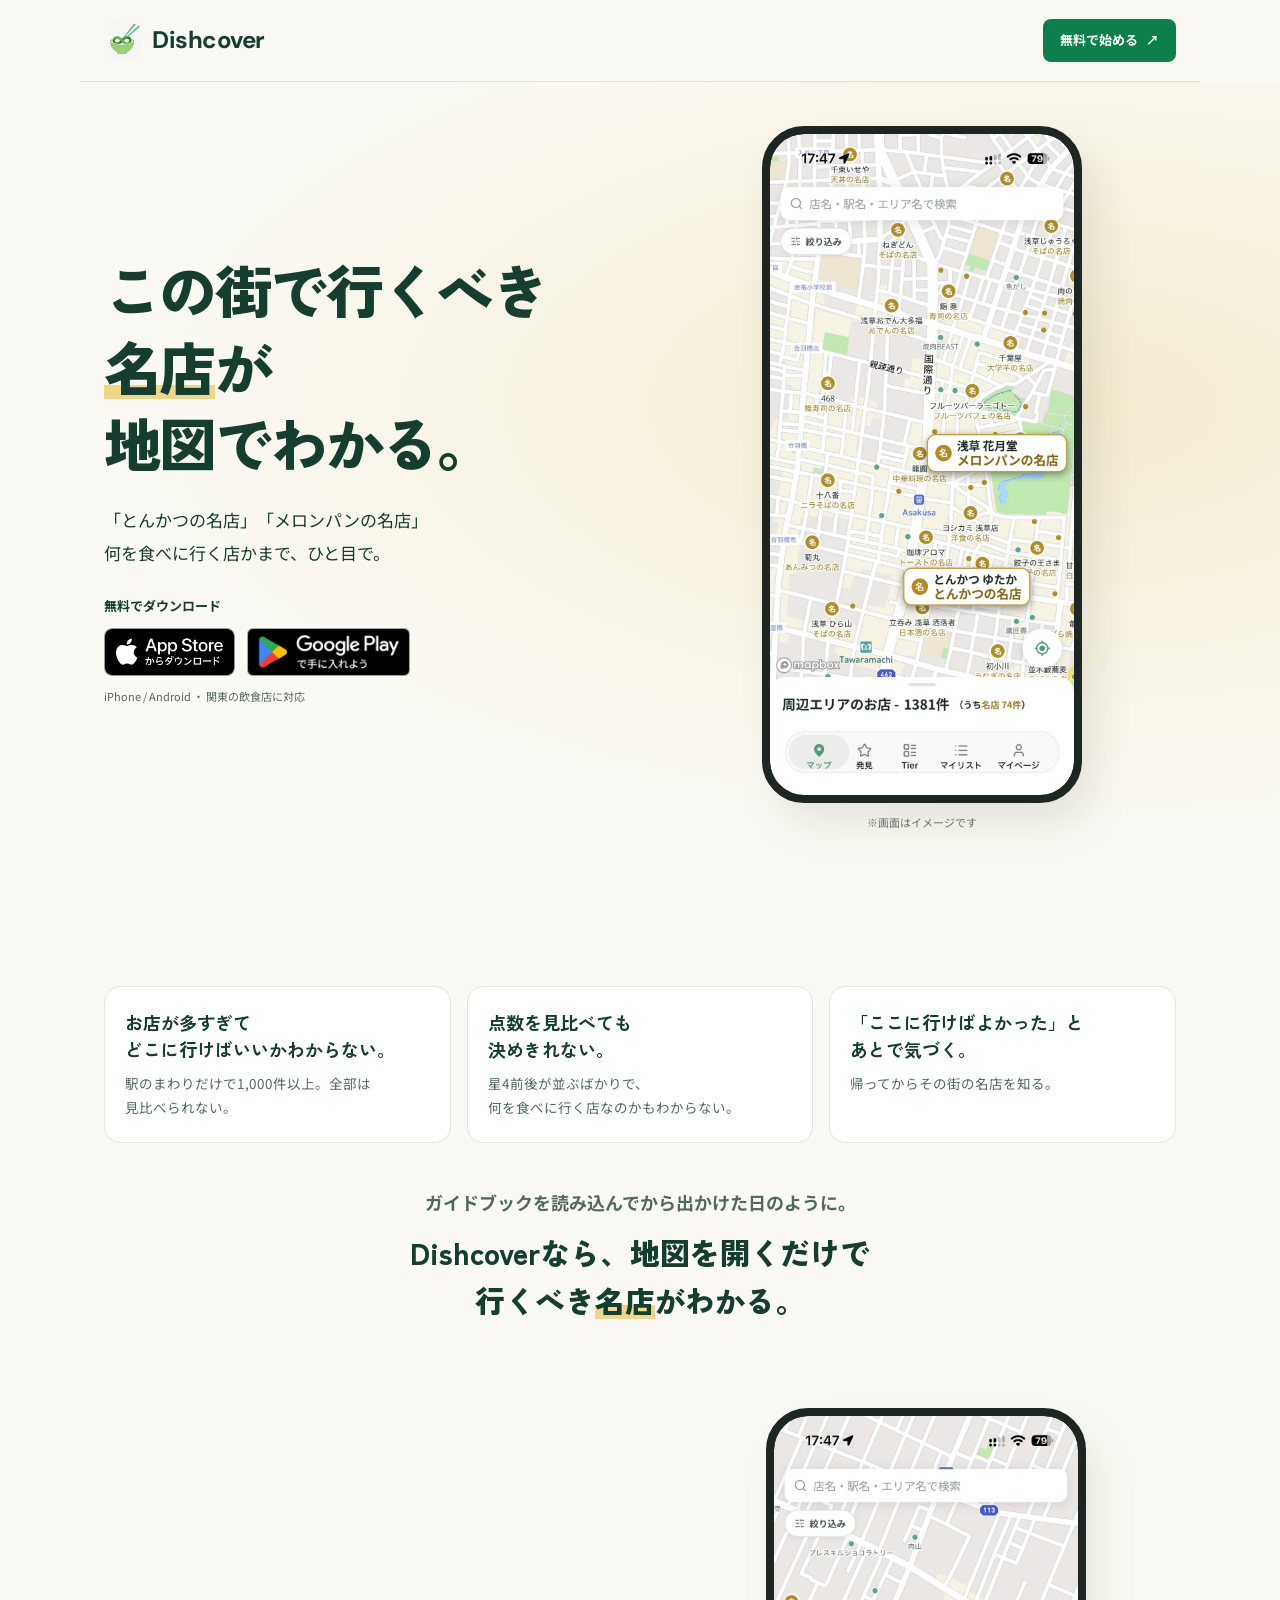
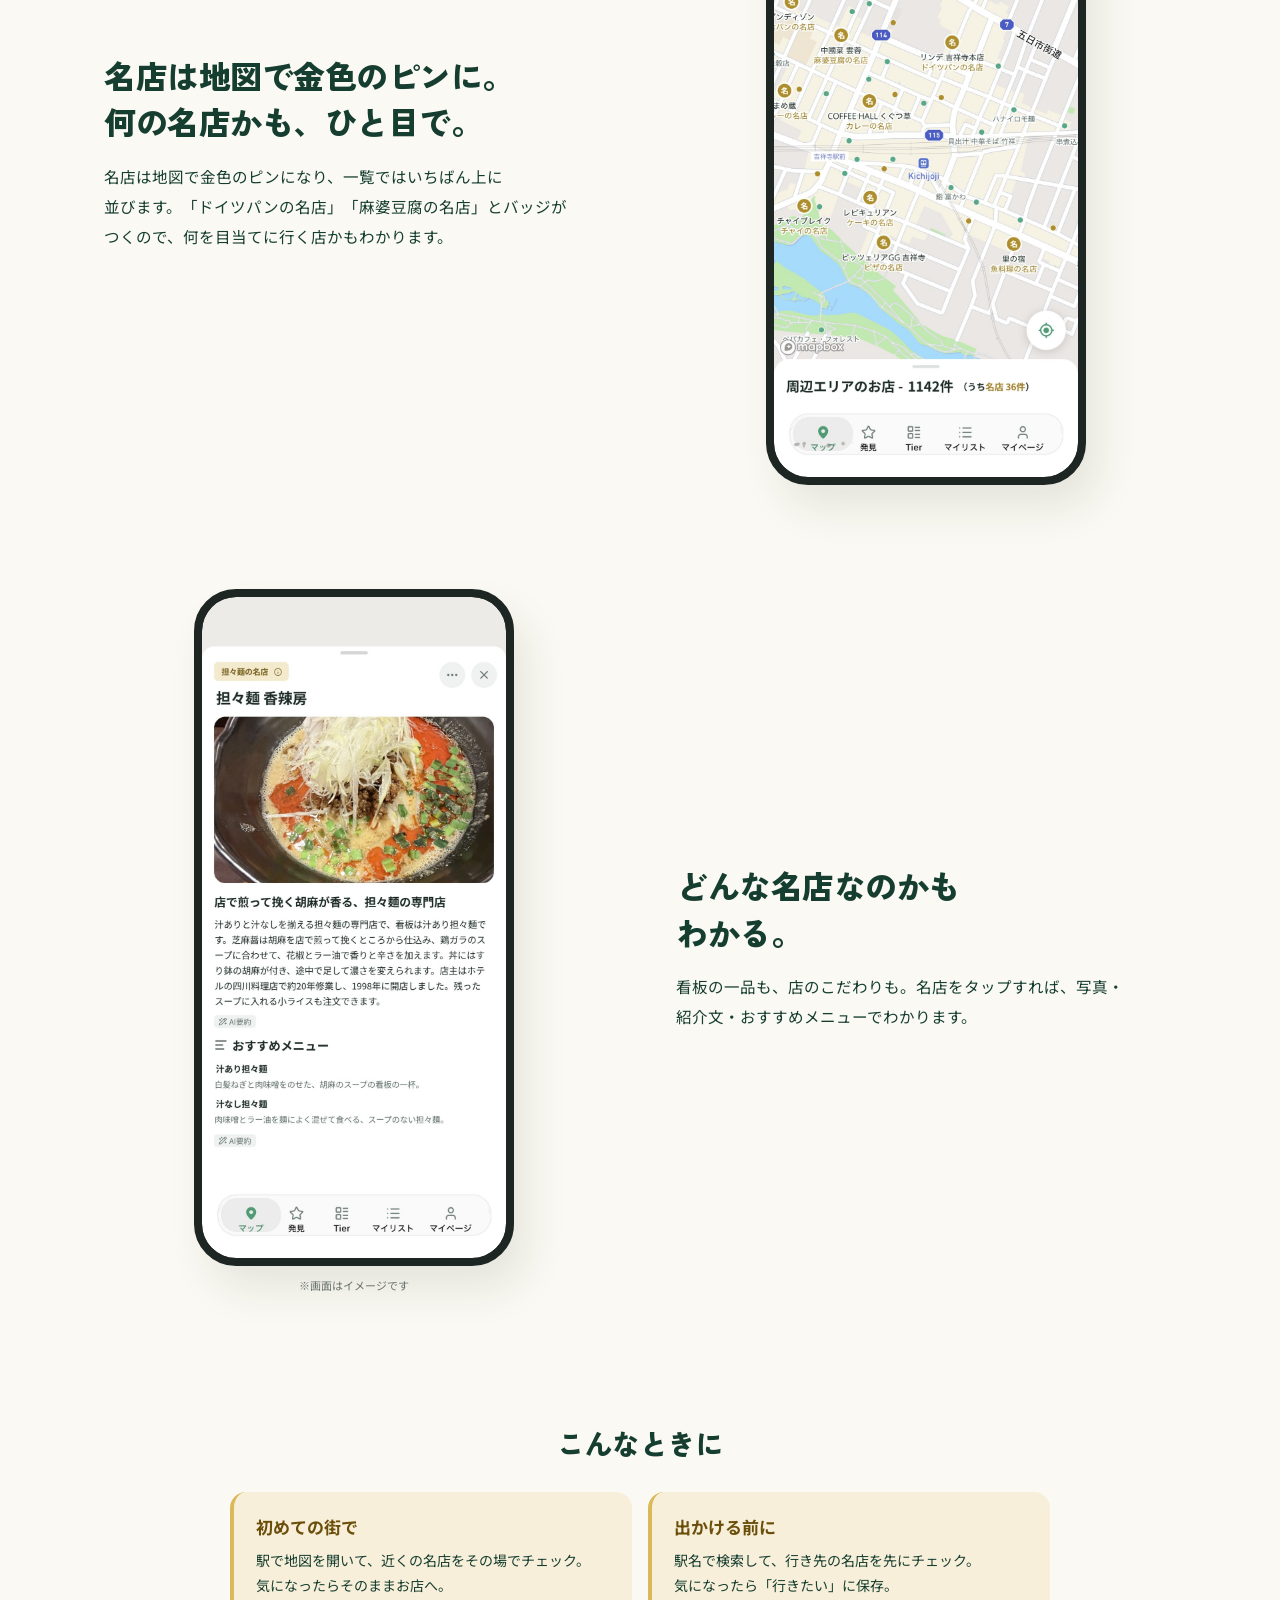
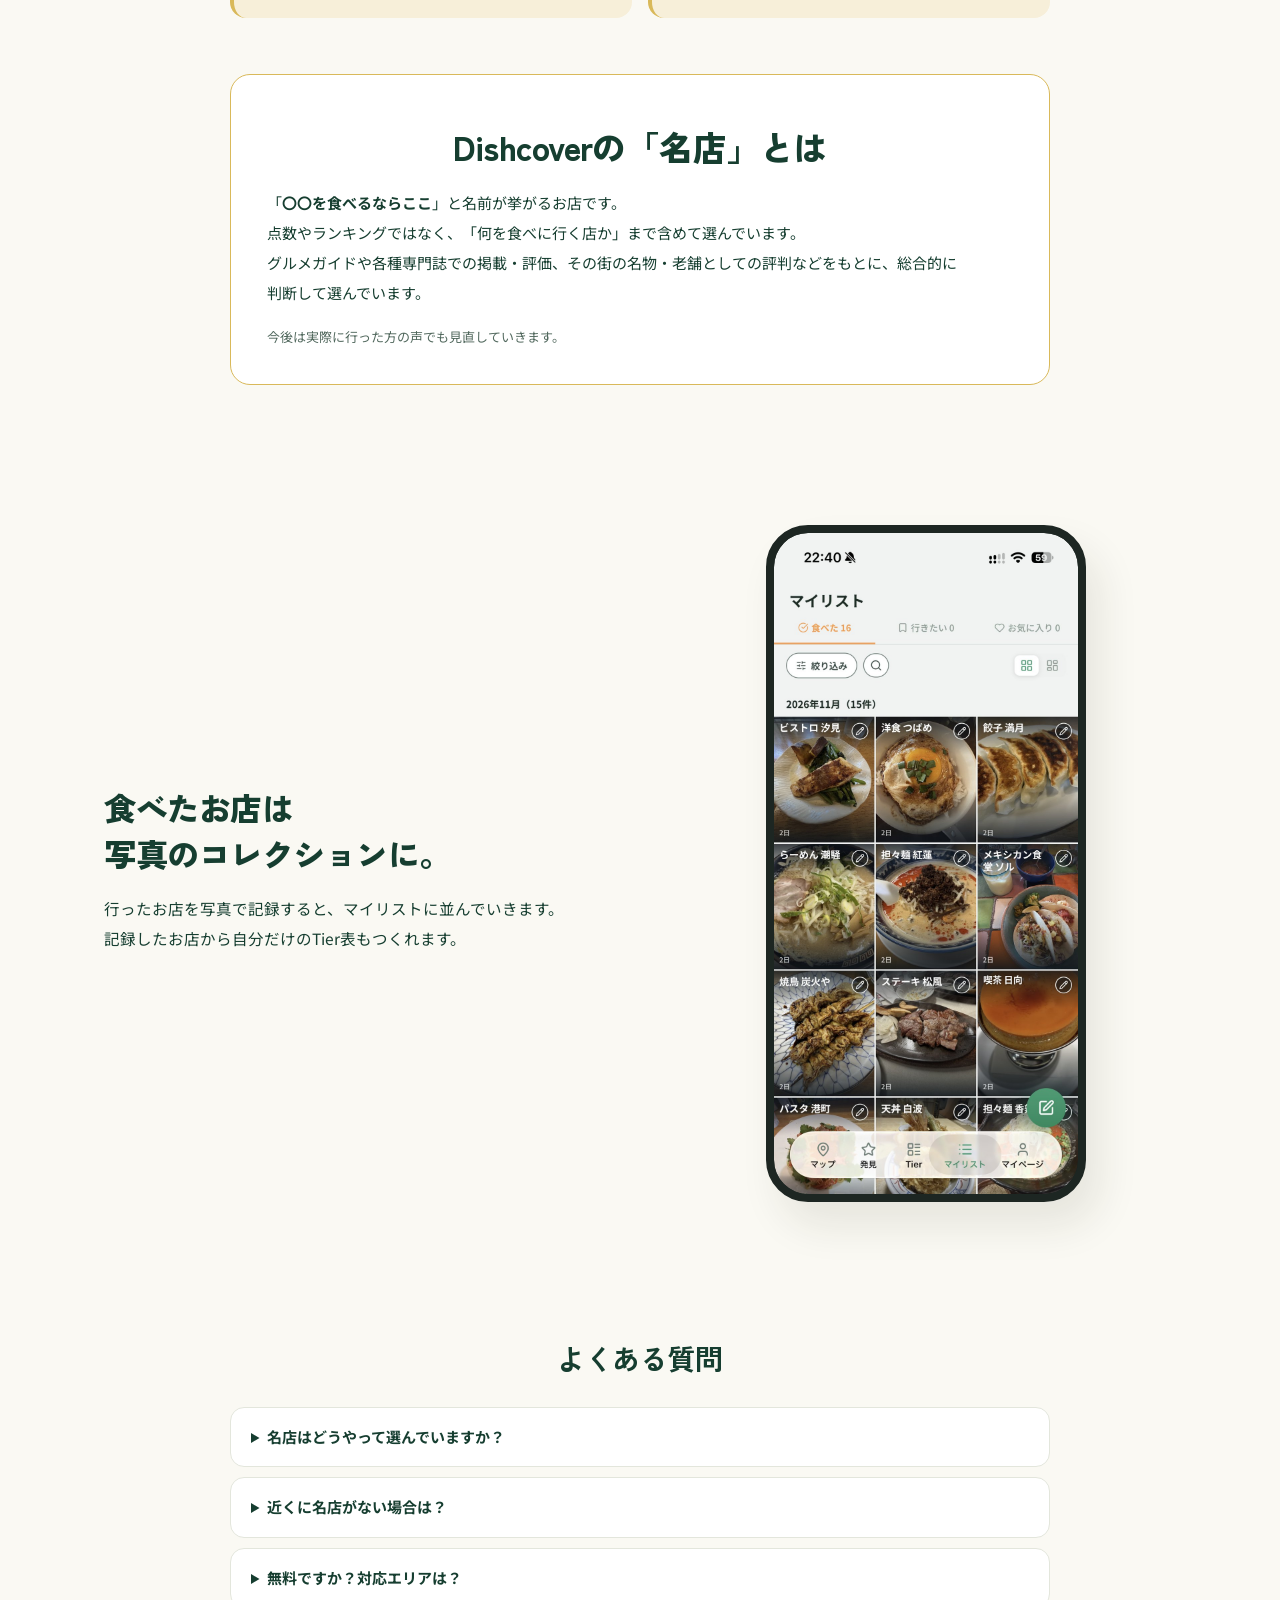
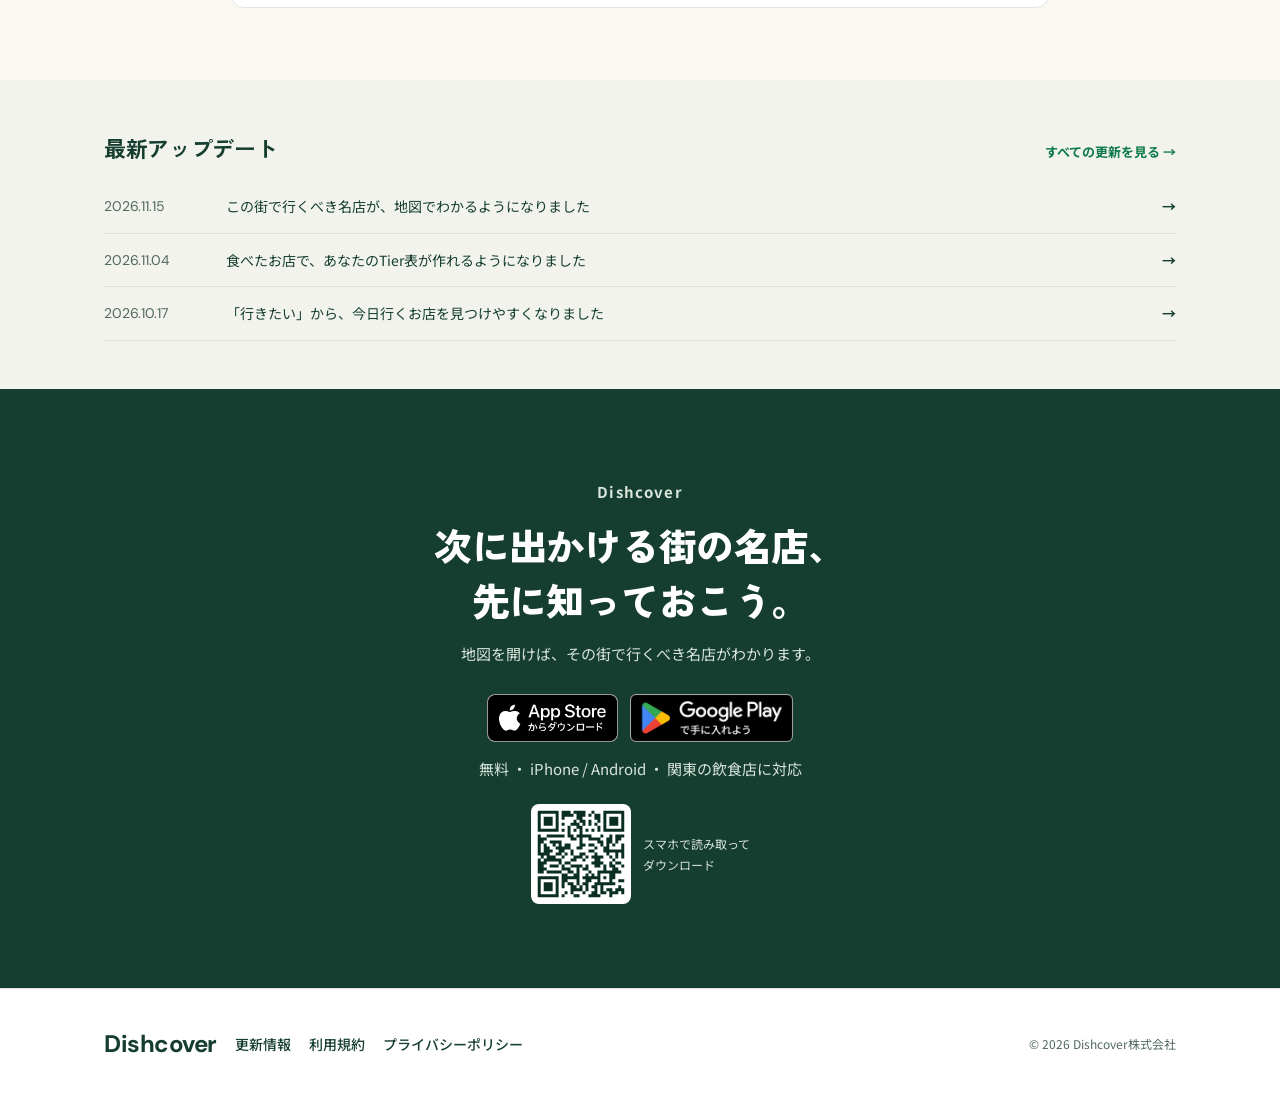
<file: index.html>
<!DOCTYPE html>
<html lang="ja">
<head>
<meta charset="UTF-8">
<meta name="facebook-domain-verification" content="tnxk6fxmhl5fqzxq29kn7em42aedzr" />
<meta name="viewport" content="width=device-width, initial-scale=1.0">
<meta name="color-scheme" content="light only">
<title>Dishcover｜この街で行くべき名店が、地図でわかる。</title>
<meta name="description" content="その街で行くべき名店と、何を食べに行く店かが、地図を開くだけでわかる。無料のグルメアプリ。">
<meta property="og:type" content="website">
<meta property="og:title" content="Dishcover｜この街で行くべき名店が、地図でわかる。">
<meta property="og:description" content="その街で行くべき名店と、何を食べに行く店かが、地図を開くだけでわかる。無料のグルメアプリ。">
<meta property="og:image" content="https://dishcover.jp/assets/ogp-meiten-20261114.png">
<meta property="og:url" content="https://dishcover.jp/">
<link rel="canonical" href="https://dishcover.jp/">
<meta property="og:site_name" content="Dishcover">
<meta name="twitter:card" content="summary_large_image">
<meta name="twitter:title" content="Dishcover｜この街で行くべき名店が、地図でわかる。">
<meta name="twitter:description" content="その街で行くべき名店と、何を食べに行く店かが、地図を開くだけでわかる。無料のグルメアプリ。">
<meta name="twitter:image" content="https://dishcover.jp/assets/ogp-meiten-20261114.png">
<link rel="icon" href="favicon.ico">
<link rel="icon" type="image/png" sizes="32x32" href="favicon-32.png">
<link rel="apple-touch-icon" sizes="180x180" href="apple-touch-icon.png">
<meta name="theme-color" content="#faf9f3">

<link rel="preconnect" href="https://fonts.googleapis.com">
<link rel="preconnect" href="https://fonts.gstatic.com" crossorigin>
<link href="https://fonts.googleapis.com/css2?family=Zen+Kaku+Gothic+New:wght@500;700;900&family=Noto+Sans+JP:wght@400;500;700&family=DM+Sans:ital,opsz,wght@0,9..40,500;0,9..40,700&display=swap" rel="stylesheet">
<link rel="stylesheet" href="assets/css/common.css">
<link rel="stylesheet" href="assets/css/meiten-lp.css">
<!-- ===== Meta Pixel : base code ===== -->
<script>
  if (location.protocol !== 'file:' && !['localhost','127.0.0.1','::1'].includes(location.hostname)) {
  !function(f,b,e,v,n,t,s)
  {if(f.fbq)return;n=f.fbq=function(){n.callMethod?
  n.callMethod.apply(n,arguments):n.queue.push(arguments)};
  if(!f._fbq)f._fbq=n;n.push=n;n.loaded=!0;n.version='2.0';
  n.queue=[];t=b.createElement(e);t.async=!0;
  t.src=v;s=b.getElementsByTagName(e)[0];
  s.parentNode.insertBefore(t,s)}(window, document,'script',
  'https://connect.facebook.net/en_US/fbevents.js');
  fbq('init', '1683698942934009');
  fbq('track', 'PageView');
  }
</script>
<noscript><img height="1" width="1" style="display:none"
  src="https://www.facebook.com/tr?id=1683698942934009&ev=PageView&noscript=1"/></noscript>
<!-- ===== Store-badge click tracking (event delegation) ===== -->
<script>
  document.addEventListener('click', function (e) {
    var a = e.target.closest('a.store-badge');
    if (!a) return;
    var href = a.getAttribute('href') || '';
    var platform = href.indexOf('apps.apple.com') > -1 ? 'ios'
                 : href.indexOf('play.google.com') > -1 ? 'android'
                 : 'other';
    if (window.fbq) {
      fbq('trackCustom', 'StoreClick', { platform: platform, source: 'lp', placement: a.dataset.placement || 'unknown', variant: 'meiten_20261114' });
    }
  }, true);
</script>
<style>
.answer-lead{margin-top:44px;font-size:clamp(15px,1.8vw,18px);font-weight:700;color:var(--ink-2)}
.answer-lead+.answer{margin-top:10px}
.scenes{padding-top:48px;padding-bottom:16px;text-align:center}
.scenes h2{font-size:clamp(22px,2.6vw,28px);font-weight:900}
.scene-list{list-style:none;padding:0;margin:24px auto 0;display:grid;grid-template-columns:1fr 1fr;gap:16px;max-width:var(--narrow);text-align:left}
.scene-list li{background:var(--gold-bg);border-radius:16px;padding:20px 22px;border-left:4px solid var(--gold-line)}
.scene-list b{display:block;font-size:17px;color:var(--gold-ink)}
.scene-list p{font-size:14px;line-height:1.8;margin-top:6px;color:var(--ink)}
/* 1文ずつのまとまりにし、2文目が前の文の途中から始まらないようにする（左右のカードで改行の形をそろえる） */
.scene-list p>span{display:inline-block;text-wrap:balance}
@media (max-width:760px){.scene-list{grid-template-columns:1fr}}
@media (max-width:420px){.hero-text h1{font-size:34px}}
</style>
</head>
<body>
<a class="skip" href="#main">本文へ移動</a>
<nav class="wrap nav" aria-label="メインナビゲーション"><a class="brand" href="./" aria-label="Dishcover トップ"><img src="assets/logo-icon.png" alt="" width="38" height="38">Dishcover</a><a class="btn" href="#download">無料で始める <span aria-hidden="true">↗</span></a></nav>
<main id="main">
<header class="hero"><div class="wrap hero-grid">
<div class="hero-text"><h1>この街で行くべき<br><span class="mk">名店</span>が<br>地図でわかる。</h1><p class="hero-copy">「とんかつの名店」<wbr>「メロンパンの名店」<br>何を<wbr>食べに<wbr>行く<wbr>店かまで、<wbr>ひと目で。</p></div>
<figure class="hero-visual" style="flex-direction:column;align-items:center" aria-label="地図に名店が金色のピンで表示され、何の名店かが分かる画面の例"><div class="phone"><div class="screen" style="height:auto;aspect-ratio:1206/2622;background:#fff"><img fetchpriority="high" width="912" height="1982" src="assets/images/meiten-map-asakusa-20261114.jpg" alt="浅草の地図に名店が金色のピンで表示され、「とんかつの名店」「メロンパンの名店」など何の名店かが分かる画面" style="display:block;width:100%;height:100%;object-fit:cover"></div></div><figcaption style="font-size:11px;color:#6b746f;margin-top:10px;text-align:center">※画面はイメージです</figcaption></figure>
<div class="hero-cta"><p class="cta-caption">無料でダウンロード</p><div class="badges" aria-label="無料ダウンロード"><a class="store-badge" data-placement="hero" href="https://apps.apple.com/jp/app/id6761677783" target="_blank" rel="noopener" aria-label="App Storeでダウンロード"><img src="assets/badge-appstore-trim.png" alt="App Storeでダウンロード" width="160" height="48"></a><a class="store-badge" data-placement="hero" href="https://play.google.com/store/apps/details?id=jp.dishcover.app" target="_blank" rel="noopener" aria-label="Google Playで手に入れる"><img src="assets/badge-googleplay-trim.png" alt="Google Playで手に入れる" width="162" height="48"></a></div><p class="area-note">iPhone / Android ・ 関東の飲食店に対応</p></div>
</div></header>

<section class="problem wrap" aria-label="お店探しの悩み"><ul class="pains"><li><b>お店が多すぎて<br><span class="nb">どこに行けばいいか</span><wbr>わからない。</b><p>駅のまわりだけで<wbr>1,000件以上。<wbr>全部は<wbr>見比べられない。</p></li><li><b>点数を見比べても<br>決めきれない。</b><p>星4前後が<wbr>並ぶばかりで、<wbr><span class="nb">何を食べに行く店なのかも</span><wbr>わからない。</p></li><li><b>「ここに<wbr>行けばよかった<span class="nb">」と</span><br>あとで気づく。</b><p>帰ってから<wbr>その街の<wbr>名店を<wbr>知る。</p></li></ul>
<p class="answer-lead">ガイドブックを<wbr>読み込んでから<wbr>出かけた日のように。</p><p class="answer">Dishcoverなら、地図を開くだけで<br>行くべき<span class="mk">名店</span>がわかる。</p></section>

<section class="how wrap" id="how" aria-label="できること">
<div class="feat"><div class="feat-copy"><h3>名店は地図で金色のピンに。<br>何の名店かも、ひと目で。</h3><p>名店は<wbr>地図で<wbr>金色の<wbr>ピンになり、<wbr>一覧では<wbr>いちばん上に<wbr>並びます。<wbr>「ドイツパンの名店」<wbr><span class="nb">「麻婆豆腐の名店」と</span><wbr>バッジが<wbr>つくので、<wbr>何を<wbr>目当てに<wbr>行く<wbr>店かも<wbr>わかります。</p></div><figure aria-label="吉祥寺の地図に名店が表示された画面"><div class="phone"><div class="screen" style="height:auto;aspect-ratio:1206/2622;background:#fff"><img loading="lazy" decoding="async" width="912" height="1982" src="assets/images/meiten-map-kichijoji-20261114.jpg" alt="吉祥寺の地図に名店が金色のピンで表示され、「ドイツパンの名店」「麻婆豆腐の名店」など何の名店かが分かる画面" style="display:block;width:100%;height:100%;object-fit:cover"></div></div></figure></div>
<div class="feat"><div class="feat-copy"><h3>どんな名店なのかも<br>わかる。</h3><p>看板の一品も、<wbr>店の<wbr>こだわりも。<wbr>名店を<wbr>タップすれば、<wbr>写真・<wbr>紹介文・<wbr>おすすめメニューで<wbr>わかります。</p></div><figure aria-label="名店の店舗シートの画面の例" style="flex-direction:column;align-items:center"><div class="phone"><div class="screen" style="height:auto;aspect-ratio:1206/2622;background:#fff"><img loading="lazy" decoding="async" width="912" height="1982" src="assets/images/meiten-sheet-tantan-20261114.jpg" alt="名店の店舗シート。写真、見出し、紹介文、おすすめメニューが表示される画面の例" style="display:block;width:100%;height:100%;object-fit:cover"></div></div><figcaption style="font-size:11px;color:#6b746f;margin-top:10px;text-align:center">※画面はイメージです</figcaption></figure></div>
</section>

<section class="scenes wrap" aria-labelledby="scene-title"><h2 id="scene-title">こんなときに</h2><ul class="scene-list"><li><b>初めての街で</b><p><span>駅で<wbr>地図を<wbr>開いて、<wbr><span class="nb">近くの名店をその場でチェック。</span></span><span>気になったら<wbr>そのまま<wbr>お店へ。</span></p></li><li><b>出かける前に</b><p><span>駅名で<wbr>検索して、<wbr><span class="nb">行き先の名店を先にチェック。</span></span><span>気になったら<wbr><span class="nb">「行きたい」に</span><wbr>保存。</span></p></li></ul></section>

<section class="what wrap" aria-labelledby="what-title"><div class="what-box"><h2 id="what-title">Dishcoverの「名店」とは</h2><p><span class="nb">「<strong>〇〇を食べるならここ</strong>」と</span><wbr><span class="nb">名前が挙がるお店です。</span><br>点数や<wbr>ランキングではなく、<wbr><span class="nb">「何を食べに行く店か」まで</span><wbr>含めて<wbr>選んでいます。<br>グルメガイドや<wbr>各種専門誌での<wbr>掲載・評価、<wbr>その街の<wbr>名物・老舗としての<wbr>評判などを<wbr>もとに、<wbr>総合的に<wbr>判断して<wbr>選んでいます。</p><p class="small">今後は<wbr>実際に<wbr>行った方の<wbr>声でも<wbr>見直していきます。</p></div></section>


<section class="how wrap" aria-labelledby="col-title"><div class="feat"><div class="feat-copy"><h3 id="col-title">食べたお店は<br>写真のコレクションに。</h3><p>行ったお店を<wbr>写真で<wbr>記録すると、<wbr>マイリストに<wbr>並んでいきます。<wbr>記録したお店から<wbr>自分だけの<wbr>Tier表も<wbr>つくれます。</p></div><figure aria-label="マイリストの画面"><div class="phone"><div class="screen" style="height:auto;aspect-ratio:1206/2622;background:#fff"><img loading="lazy" decoding="async" width="912" height="1982" src="assets/images/meiten-mylist-20261114.jpg" alt="食べたお店の写真がタイル状に並ぶマイリストの画面" style="display:block;width:100%;height:100%;object-fit:cover"></div></div></figure></div></section>

<section class="faq-section wrap" aria-labelledby="faq-title"><h2 id="faq-title">よくある質問</h2><div class="faq">
<details><summary>名店は<wbr>どうやって<wbr>選んでいますか？</summary><p>グルメガイドや<wbr>各種専門誌での<wbr>掲載・評価、<wbr>その街の<wbr>名物・老舗としての<wbr>評判などを<wbr>もとに、<wbr>総合的に<wbr>判断して<wbr>選んでいます。<wbr>点数の<wbr>順番では<wbr>ありません。</p></details>
<details><summary>近くに<wbr>名店が<wbr>ない場合は？</summary><p>名店は<wbr>街ごとに<wbr>数を<wbr>決めて<wbr>選んでいないため、<wbr>名店が<wbr>表示されない<wbr>街も<wbr>あります。<wbr>駅名で<wbr>検索すれば、<wbr>出かける先の<wbr><span class="nb">名店を先に見られます。</span></p></details>
<details><summary>無料ですか？<wbr>対応エリアは？</summary><p>無料です。<wbr>関東の<wbr>1都6県の<wbr>飲食店に<wbr>対応しています。</p></details>
</div></section>
<div class="updates-band">
<section id="updates" class="updates-section wrap" aria-labelledby="updates-title"><div class="updates-heading"><h2 id="updates-title">最新アップデート</h2><a href="updates.html">すべての更新を見る <span aria-hidden="true">→</span></a></div><div class="updates-list"><a href="updates.html#u20261115"><time datetime="2026-11-15">2026.11.15</time><span>この街で<wbr>行くべき<wbr>名店が、<wbr><span class="nb">地図でわかるようになりました</span></span><b aria-hidden="true">→</b></a><a href="updates.html#u20261104"><time datetime="2026-11-04">2026.11.04</time><span>食べたお店で、<wbr>あなたの<wbr>Tier表が<wbr><span class="nb">作れるようになりました</span></span><b aria-hidden="true">→</b></a><a href="updates.html#u20261017"><time datetime="2026-10-17">2026.10.17</time><span><span class="nb">「行きたい」から、</span><wbr>今日行く<wbr>お店を<wbr><span class="nb">見つけやすくなりました</span></span><b aria-hidden="true">→</b></a></div></section></div>

<section id="download" class="download-section"><div class="wrap"><p class="section-label">Dishcover</p><h2>次に出かける街の名店、<br>先に知っておこう。</h2><p>地図を<wbr>開けば、<wbr>その街で<wbr>行くべき<wbr><span class="nb">名店がわかります。</span></p><div class="badges" aria-label="無料ダウンロード"><a class="store-badge" data-placement="bottom" href="https://apps.apple.com/jp/app/id6761677783" target="_blank" rel="noopener" aria-label="App Storeでダウンロード"><img loading="lazy" src="assets/badge-appstore-trim.png" alt="App Storeでダウンロード" width="160" height="48"></a><a class="store-badge" data-placement="bottom" href="https://play.google.com/store/apps/details?id=jp.dishcover.app" target="_blank" rel="noopener" aria-label="Google Playで手に入れる"><img loading="lazy" src="assets/badge-googleplay-trim.png" alt="Google Playで手に入れる" width="162" height="48"></a></div><p class="area-note">無料 ・ iPhone / Android ・ 関東の飲食店に対応</p><div class="qr"><img loading="lazy" src="assets/qr-download.svg" width="100" height="100" alt="スマホでDishcoverをダウンロードするQRコード"><span>スマホで読み取って<br>ダウンロード</span></div></div></section>
</main>
<footer><div class="wrap"><a class="brand" href="./">Dishcover</a><div class="flinks"><a href="updates.html">更新情報</a><a href="terms.html">利用規約</a><a href="privacy.html">プライバシーポリシー</a></div><p class="copy">© 2026 Dishcover株式会社</p></div></footer>
<div class="mobile-cta" aria-label="アプリをダウンロード"><div class="badges" aria-label="無料ダウンロード"><a class="store-badge" data-placement="sticky" href="https://apps.apple.com/jp/app/id6761677783" target="_blank" rel="noopener" aria-label="App Storeでダウンロード"><img loading="lazy" src="assets/badge-appstore-trim.png" alt="App Storeでダウンロード" width="160" height="48"></a><a class="store-badge" data-placement="sticky" href="https://play.google.com/store/apps/details?id=jp.dishcover.app" target="_blank" rel="noopener" aria-label="Google Playで手に入れる"><img loading="lazy" src="assets/badge-googleplay-trim.png" alt="Google Playで手に入れる" width="162" height="48"></a></div></div>
<script src="assets/js/tier-lp.js"></script>
</body></html>
</file>
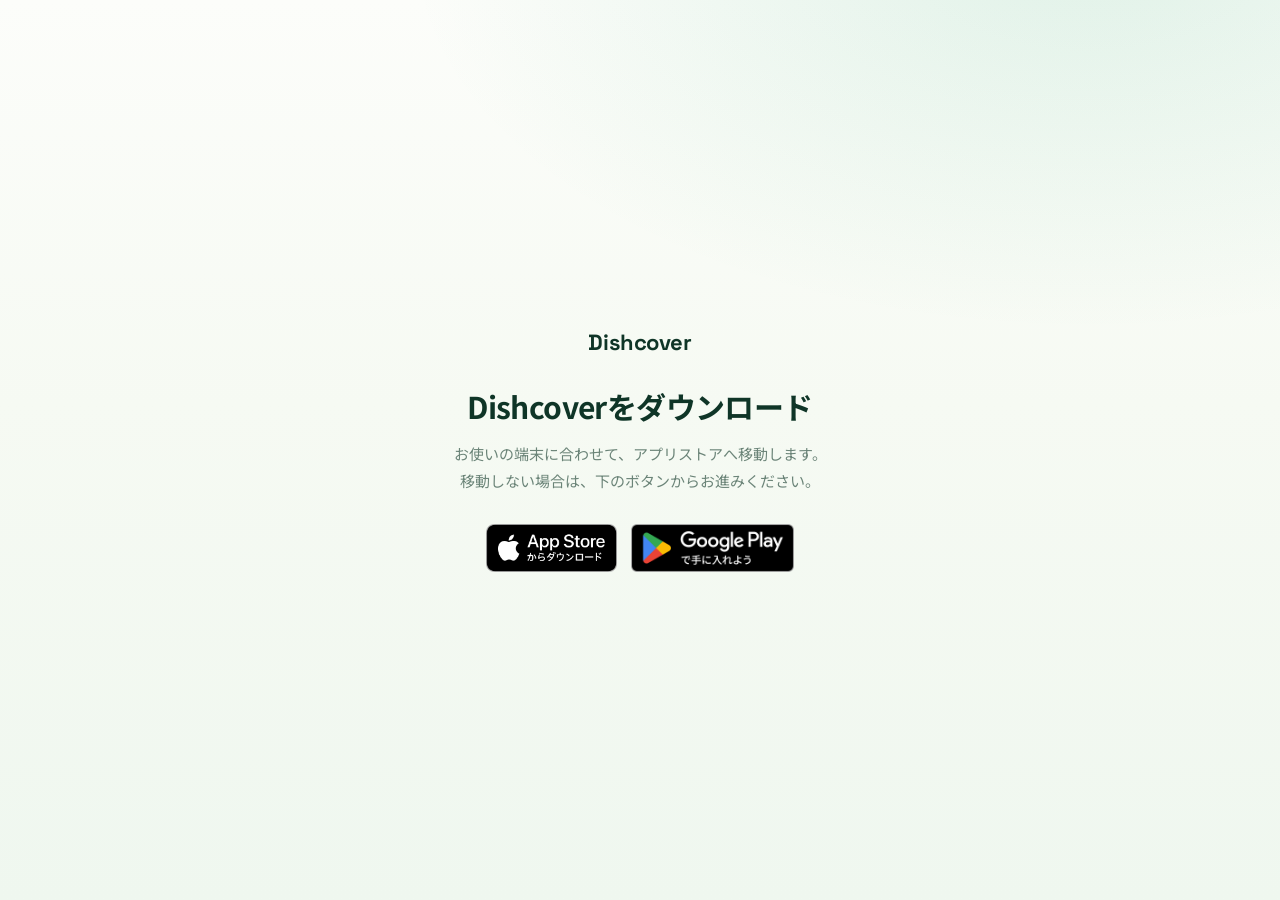
<file: download/index.html>
<!DOCTYPE html>
<html lang="ja"><head>
<meta charset="UTF-8">
<meta name="viewport" content="width=device-width, initial-scale=1.0">
<title>Dishcoverをダウンロード</title>
<meta name="robots" content="noindex">
<link rel="icon" href="../favicon.ico">
<link rel="preconnect" href="https://fonts.googleapis.com">
<link rel="preconnect" href="https://fonts.gstatic.com" crossorigin>
<link href="https://fonts.googleapis.com/css2?family=Noto+Sans+JP:wght@400;500;700&family=Space+Grotesk:wght@700&display=swap" rel="stylesheet">
<!-- ===== Meta Pixel : base code ===== -->
<script>
  !function(f,b,e,v,n,t,s)
  {if(f.fbq)return;n=f.fbq=function(){n.callMethod?
  n.callMethod.apply(n,arguments):n.queue.push(arguments)};
  if(!f._fbq)f._fbq=n;n.push=n;n.loaded=!0;n.version='2.0';
  n.queue=[];t=b.createElement(e);t.async=!0;
  t.src=v;s=b.getElementsByTagName(e)[0];
  s.parentNode.insertBefore(t,s)}(window, document,'script',
  'https://connect.facebook.net/en_US/fbevents.js');
  fbq('init', '1683698942934009');   // ← index.html と同じピクセルIDに差し替え
  fbq('track', 'PageView');
</script>
<noscript><img height="1" width="1" style="display:none"
  src="https://www.facebook.com/tr?id=1683698942934009&ev=PageView&noscript=1"/></noscript>
<script>
  // Redirect mobile devices straight to their store. PC stays on this page (shows badges).
  (function(){
    var IOS_APP_URL = 'https://apps.apple.com/jp/app/id6761677783';
    var ANDROID_APP_URL = 'https://play.google.com/store/apps/details?id=jp.dishcover.app';
    var ua = navigator.userAgent || navigator.vendor || window.opera || '';
    var isIOS = /iPad|iPhone|iPod/.test(ua) || (navigator.platform === 'MacIntel' && navigator.maxTouchPoints > 1);
    var isAndroid = /Android/.test(ua);
    var dest = isIOS ? IOS_APP_URL : isAndroid ? ANDROID_APP_URL : null;
    if (!dest) return;  // PC はリダイレクトせずバッジ表示のまま

    var platform = isIOS ? 'ios' : 'android';
    var go = function(){ window.location.replace(dest); };

    // Pixel 送信を挟んでから遷移。送信完了(eventID callback)か、最大 700ms で必ず遷移する
    if (window.fbq) {
      var jumped = false;
      var once = function(){ if (jumped) return; jumped = true; go(); };
      fbq('trackCustom', 'StoreClick', { platform: platform, source: 'download_auto' }, { eventID: 'auto_' + Date.now() });
      setTimeout(once, 700);   // 保険：計測が詰まっても 700ms で必ずストアへ
      // fbevents は送信をベストエフォートで行うため、ここでは時間ベースで確実に遷移させる
    } else {
      go();
    }
  })();
</script>
<style>
:root{color-scheme:light;--bg:radial-gradient(1100px 620px at 85% -6%, rgba(24,160,100,.12), transparent 62%), linear-gradient(180deg, #fcfdfa 0%, #f6faf3 45%, #eff7ef 100%);--text:#0f3527;--text2:rgba(15,53,39,.60);}
*{margin:0;padding:0;box-sizing:border-box;}
body{font-family:'Noto Sans JP',sans-serif;background:var(--bg);background-attachment:fixed;color:var(--text);min-height:100vh;display:flex;align-items:center;justify-content:center;padding:24px;-webkit-font-smoothing:antialiased;}
.card{max-width:440px;text-align:center;}
.logo{font-family:'Space Grotesk',sans-serif;font-weight:700;font-size:22px;margin-bottom:28px;letter-spacing:-.02em;}
h1{font-size:clamp(24px,5vw,30px);font-weight:700;letter-spacing:-.02em;margin-bottom:12px;}
p{font-size:15px;color:var(--text2);line-height:1.8;margin-bottom:30px;}
.badges{display:flex;align-items:center;justify-content:center;gap:14px;flex-wrap:wrap;}
.badge-link{display:inline-flex;line-height:0;}
.badge-link img{display:block;height:48px;width:auto;}
</style>
</head>
<body>
  <main class="card">
    <div class="logo">Dishcover</div>
    <h1>Dishcoverをダウンロード</h1>
    <p>お使いの端末に合わせて、アプリストアへ移動します。<br>移動しない場合は、下のボタンからお進みください。</p>
    <div class="badges" aria-label="アプリストアへのリンク">
      <a class="badge-link" href="https://apps.apple.com/jp/app/id6761677783" aria-label="App StoreでDishcoverをダウンロード"><img src="../assets/badge-appstore-trim.png" alt="App Storeからダウンロード" height="48"></a>
      <a class="badge-link" href="https://play.google.com/store/apps/details?id=jp.dishcover.app" aria-label="Google PlayでDishcoverをダウンロード"><img src="../assets/badge-googleplay-trim.png" alt="Google Playで手に入れよう" height="48"></a>
    </div>
  </main>
  <!-- ===== Store-badge click tracking (PC / non-redirect) ===== -->
  <script>
    document.addEventListener('click', function (e) {
      var a = e.target.closest('a.badge-link');
      if (!a) return;
      var href = a.getAttribute('href') || '';
      var platform = href.indexOf('apps.apple.com') > -1 ? 'ios'
                   : href.indexOf('play.google.com') > -1 ? 'android'
                   : 'other';
      if (window.fbq) {
        fbq('trackCustom', 'StoreClick', { platform: platform, source: 'download_badge' });
      }
    }, true);
  </script>
</body></html>
</file>
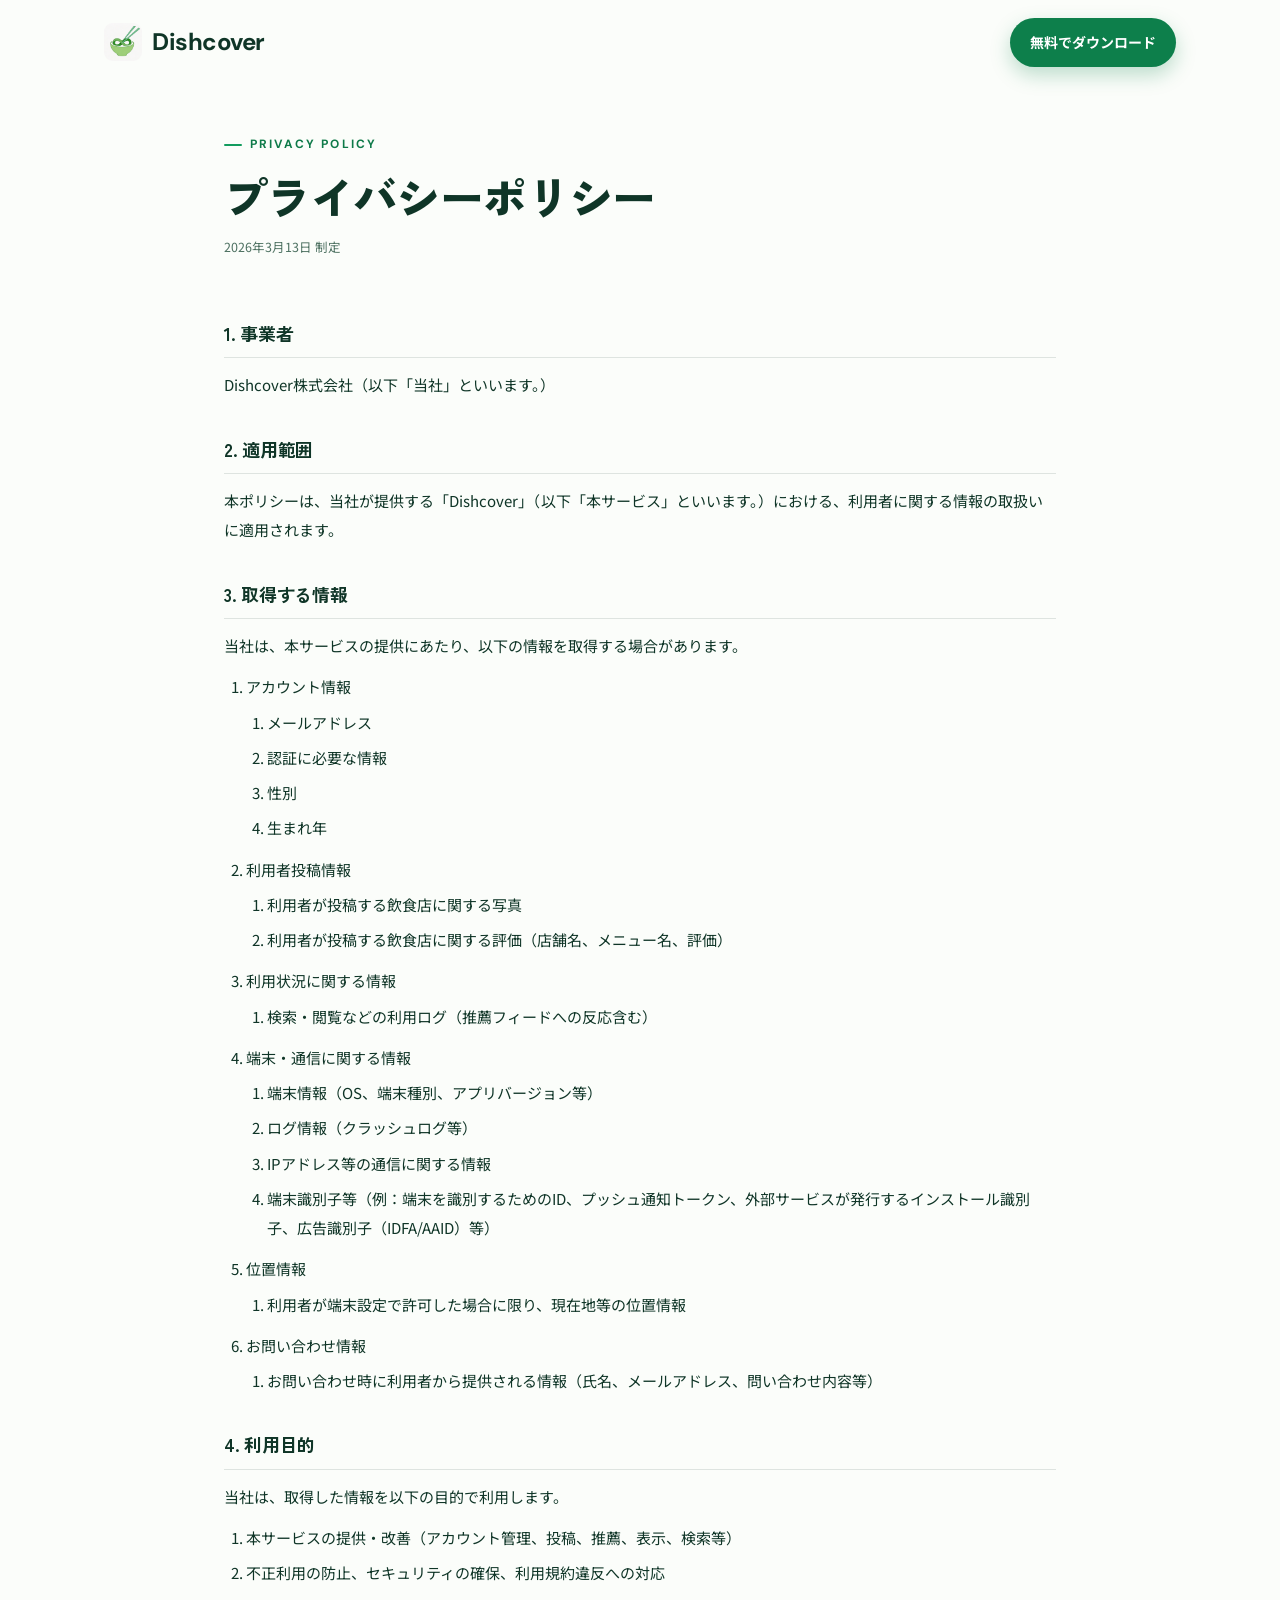
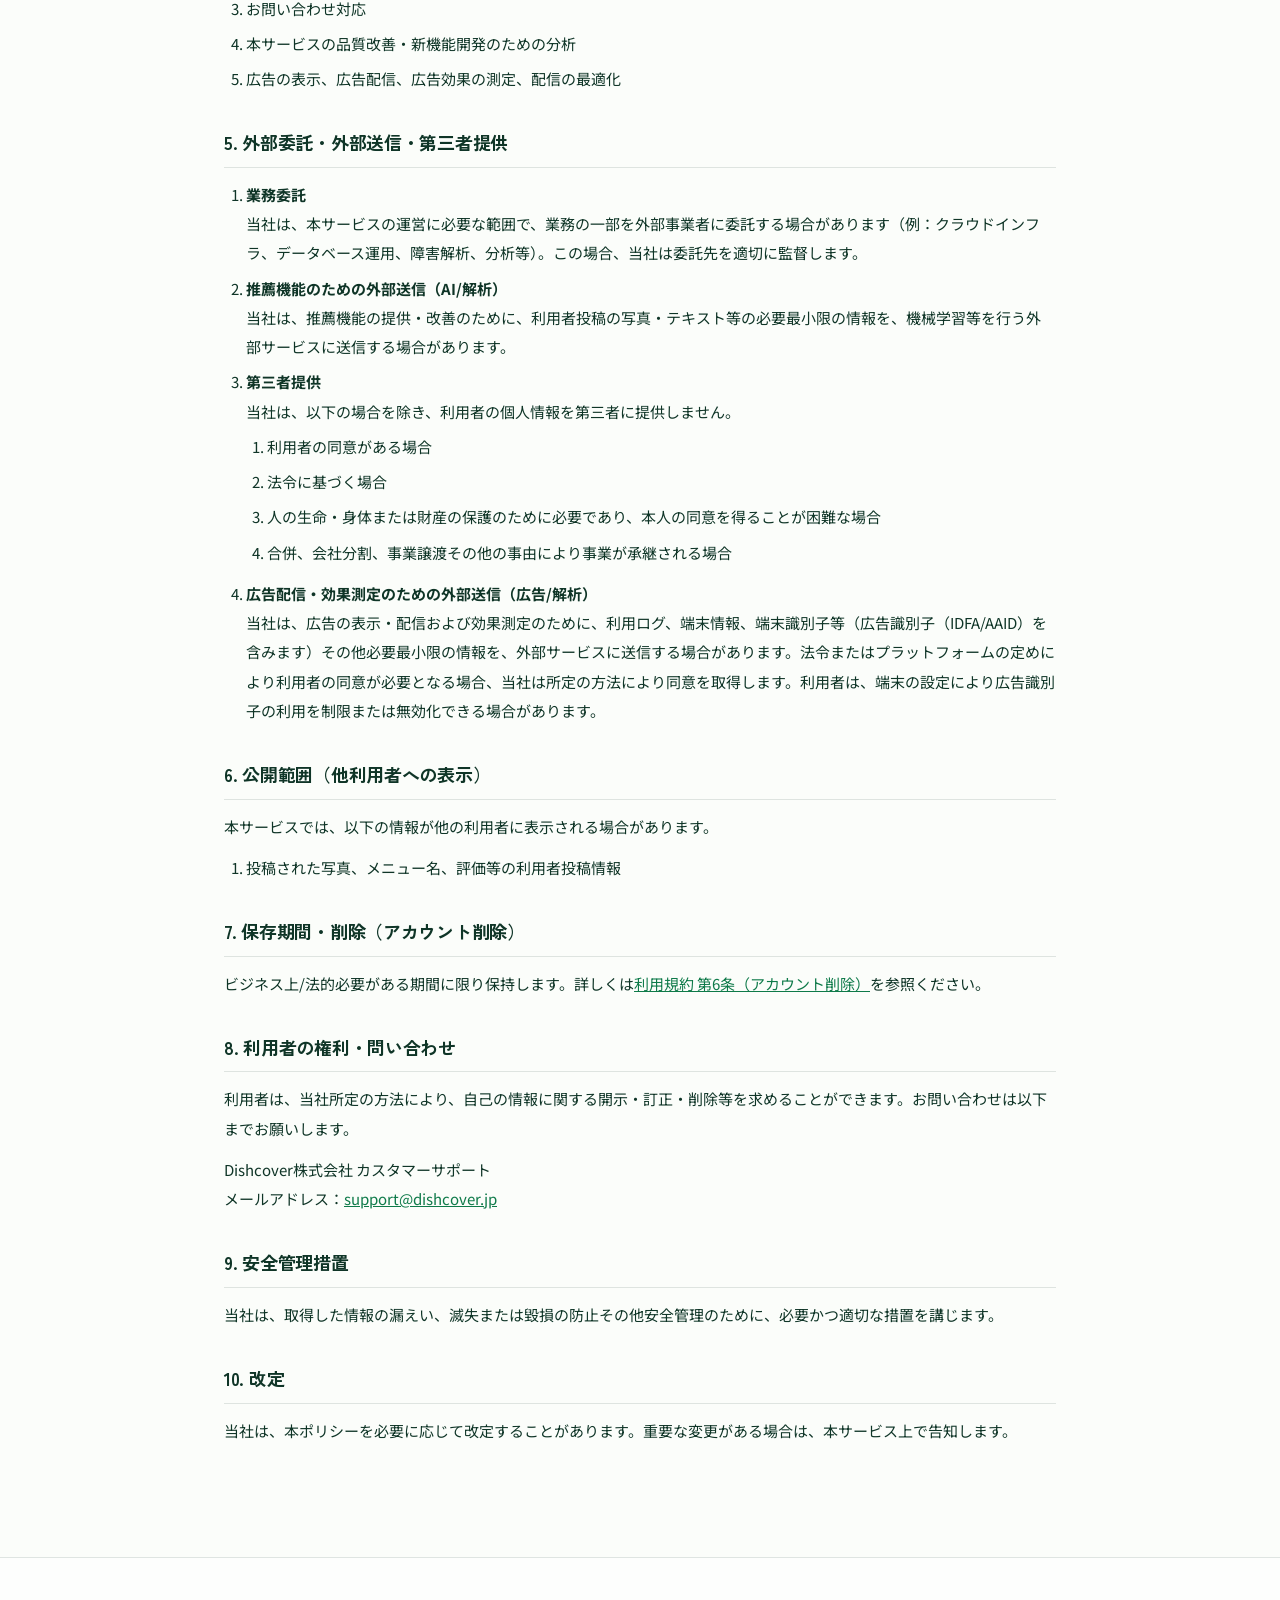
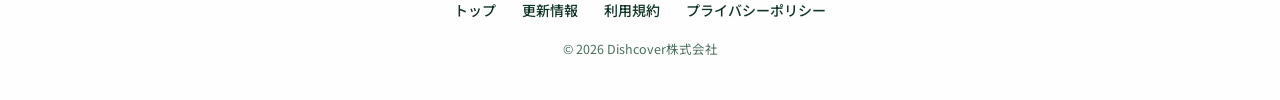
<file: privacy.html>
<!DOCTYPE html>
<html lang="ja"><head>
<meta charset="UTF-8">
<meta name="viewport" content="width=device-width, initial-scale=1.0">
<meta name="color-scheme" content="light only">
<title>プライバシーポリシー｜Dishcover</title>
<meta name="robots" content="noindex">
<link rel="preconnect" href="https://fonts.googleapis.com">
<link rel="preconnect" href="https://fonts.gstatic.com" crossorigin>
<link rel="icon" href="favicon.ico">
<link rel="icon" type="image/png" sizes="32x32" href="favicon-32.png">
<link rel="apple-touch-icon" sizes="180x180" href="apple-touch-icon.png">
<link href="https://fonts.googleapis.com/css2?family=Zen+Kaku+Gothic+New:wght@500;700;900&family=Noto+Sans+JP:wght@400;500;700&family=DM+Sans:ital,opsz,wght@0,9..40,500;0,9..40,700&display=swap" rel="stylesheet">
<link rel="stylesheet" href="assets/css/common.css">
</head>
<body>
<nav class="wrap nav" aria-label="グローバル">
  <a class="brand" href="index.html" aria-label="Dishcover トップ"><img src="assets/logo-icon.png" alt="" width="38" height="38">Dishcover</a>
  <a href="index.html#download" class="btn">無料でダウンロード</a>
</nav>

<header class="page-head">
  <span class="eyebrow">Privacy Policy</span>
  <h1 class="h1">プライバシーポリシー</h1>
  <p class="note">2026年3月13日 制定</p>
</header>
<main class="legal">

  <section>
    <h2>1. 事業者</h2>
    <p>Dishcover株式会社（以下「当社」といいます。）</p>
  </section>
  <section>
    <h2>2. 適用範囲</h2>
    <p>本ポリシーは、当社が提供する「Dishcover」（以下「本サービス」といいます。）における、利用者に関する情報の取扱いに適用されます。</p>
  </section>
  <section>
    <h2>3. 取得する情報</h2>
    <p>当社は、本サービスの提供にあたり、以下の情報を取得する場合があります。</p>
    <ol>
      <li>アカウント情報
        <ol>
          <li>メールアドレス</li>
          <li>認証に必要な情報</li>
          <li>性別</li>
          <li>生まれ年</li>
        </ol>
      </li>
      <li>利用者投稿情報
        <ol>
          <li>利用者が投稿する飲食店に関する写真</li>
          <li>利用者が投稿する飲食店に関する評価（店舗名、メニュー名、評価）</li>
        </ol>
      </li>
      <li>利用状況に関する情報
        <ol>
          <li>検索・閲覧などの利用ログ（推薦フィードへの反応含む）</li>
        </ol>
      </li>
      <li>端末・通信に関する情報
        <ol>
          <li>端末情報（OS、端末種別、アプリバージョン等）</li>
          <li>ログ情報（クラッシュログ等）</li>
          <li>IPアドレス等の通信に関する情報</li>
          <li>端末識別子等（例：端末を識別するためのID、プッシュ通知トークン、外部サービスが発行するインストール識別子、広告識別子（IDFA/AAID）等）</li>
        </ol>
      </li>
      <li>位置情報
        <ol>
          <li>利用者が端末設定で許可した場合に限り、現在地等の位置情報</li>
        </ol>
      </li>
      <li>お問い合わせ情報
        <ol>
          <li>お問い合わせ時に利用者から提供される情報（氏名、メールアドレス、問い合わせ内容等）</li>
        </ol>
      </li>
    </ol>
  </section>
  <section>
    <h2>4. 利用目的</h2>
    <p>当社は、取得した情報を以下の目的で利用します。</p>
    <ol>
      <li>本サービスの提供・改善（アカウント管理、投稿、推薦、表示、検索等）</li>
      <li>不正利用の防止、セキュリティの確保、利用規約違反への対応</li>
      <li>お問い合わせ対応</li>
      <li>本サービスの品質改善・新機能開発のための分析</li>
      <li>広告の表示、広告配信、広告効果の測定、配信の最適化</li>
    </ol>
  </section>
  <section>
    <h2>5. 外部委託・外部送信・第三者提供</h2>
    <ol>
      <li><strong>業務委託</strong><br>当社は、本サービスの運営に必要な範囲で、業務の一部を外部事業者に委託する場合があります（例：クラウドインフラ、データベース運用、障害解析、分析等）。この場合、当社は委託先を適切に監督します。</li>
      <li><strong>推薦機能のための外部送信（AI/解析）</strong><br>当社は、推薦機能の提供・改善のために、利用者投稿の写真・テキスト等の必要最小限の情報を、機械学習等を行う外部サービスに送信する場合があります。</li>
      <li><strong>第三者提供</strong><br>当社は、以下の場合を除き、利用者の個人情報を第三者に提供しません。
        <ol>
          <li>利用者の同意がある場合</li>
          <li>法令に基づく場合</li>
          <li>人の生命・身体または財産の保護のために必要であり、本人の同意を得ることが困難な場合</li>
          <li>合併、会社分割、事業譲渡その他の事由により事業が承継される場合</li>
        </ol>
      </li>
      <li><strong>広告配信・効果測定のための外部送信（広告/解析）</strong><br>当社は、広告の表示・配信および効果測定のために、利用ログ、端末情報、端末識別子等（広告識別子（IDFA/AAID）を含みます）その他必要最小限の情報を、外部サービスに送信する場合があります。法令またはプラットフォームの定めにより利用者の同意が必要となる場合、当社は所定の方法により同意を取得します。利用者は、端末の設定により広告識別子の利用を制限または無効化できる場合があります。</li>
    </ol>
  </section>
  <section>
    <h2>6. 公開範囲（他利用者への表示）</h2>
    <p>本サービスでは、以下の情報が他の利用者に表示される場合があります。</p>
    <ol>
      <li>投稿された写真、メニュー名、評価等の利用者投稿情報</li>
    </ol>
  </section>
  <section>
    <h2>7. 保存期間・削除（アカウント削除）</h2>
    <p>ビジネス上/法的必要がある期間に限り保持します。詳しくは<a href="terms.html">利用規約 第6条（アカウント削除）</a>を参照ください。</p>
  </section>
  <section>
    <h2>8. 利用者の権利・問い合わせ</h2>
    <p>利用者は、当社所定の方法により、自己の情報に関する開示・訂正・削除等を求めることができます。お問い合わせは以下までお願いします。</p>
    <p>Dishcover株式会社 カスタマーサポート<br>メールアドレス：<a href="mailto:support@dishcover.jp">support@dishcover.jp</a></p>
  </section>
  <section>
    <h2>9. 安全管理措置</h2>
    <p>当社は、取得した情報の漏えい、滅失または毀損の防止その他安全管理のために、必要かつ適切な措置を講じます。</p>
  </section>
  <section>
    <h2>10. 改定</h2>
    <p>当社は、本ポリシーを必要に応じて改定することがあります。重要な変更がある場合は、本サービス上で告知します。</p>
  </section>
</main>
<footer>
  <div class="wrap">
    <div class="flinks"><a href="index.html">トップ</a><a href="updates.html">更新情報</a><a href="terms.html">利用規約</a><a href="privacy.html">プライバシーポリシー</a></div>
    <p class="copy">© 2026 Dishcover株式会社</p>
  </div>
</footer>
</body></html>
</file>
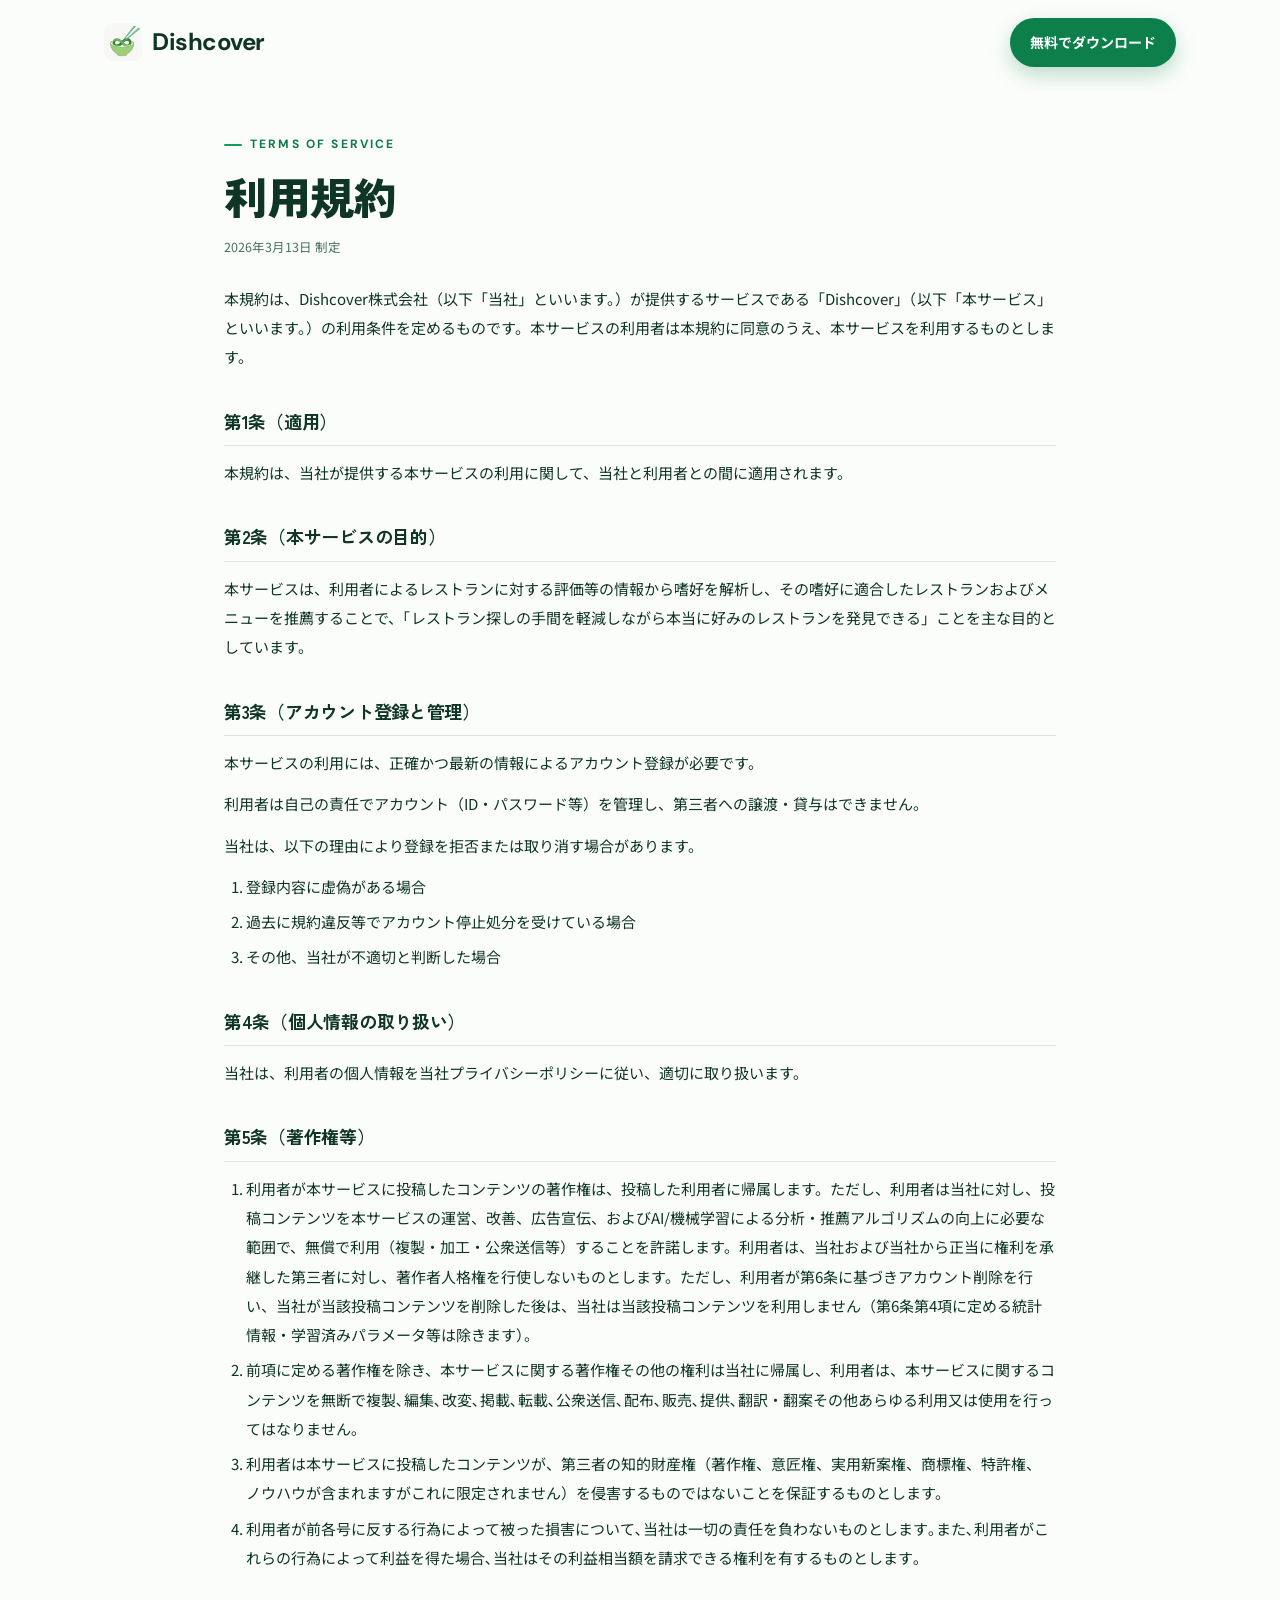
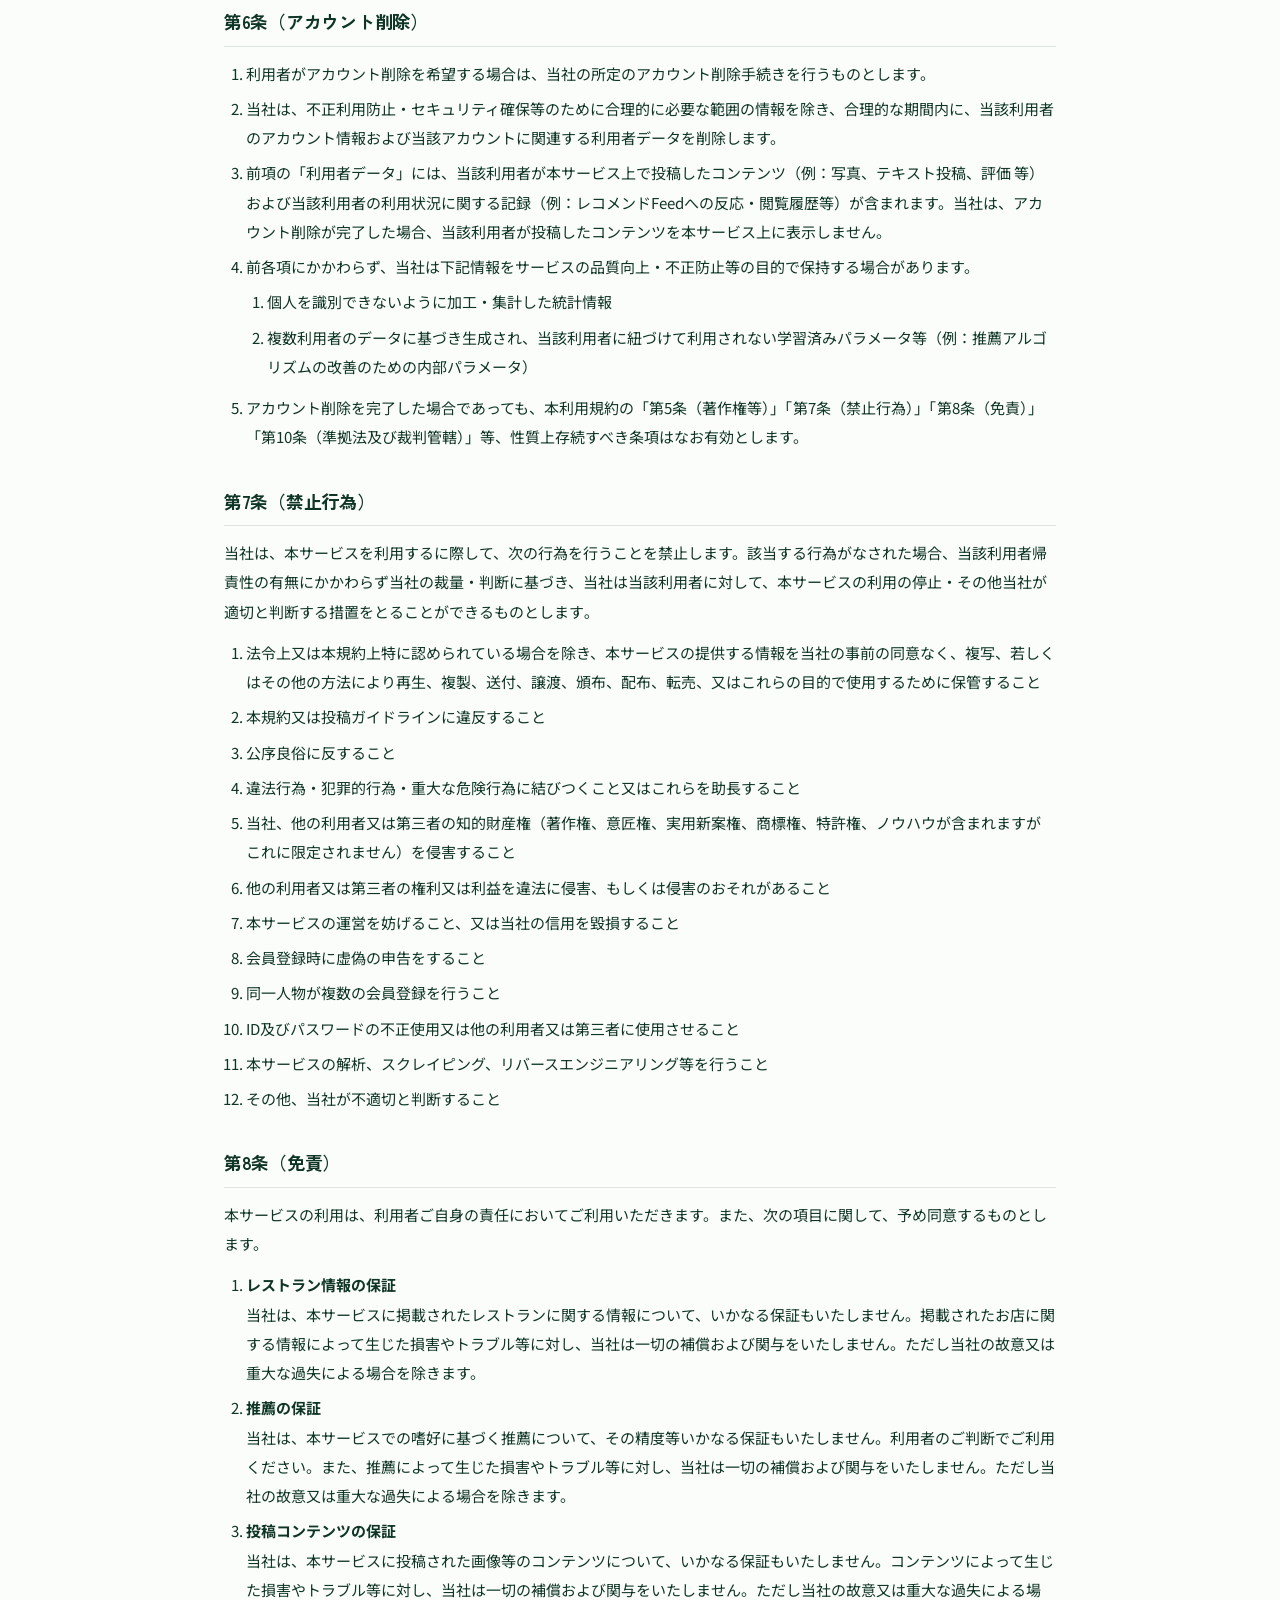
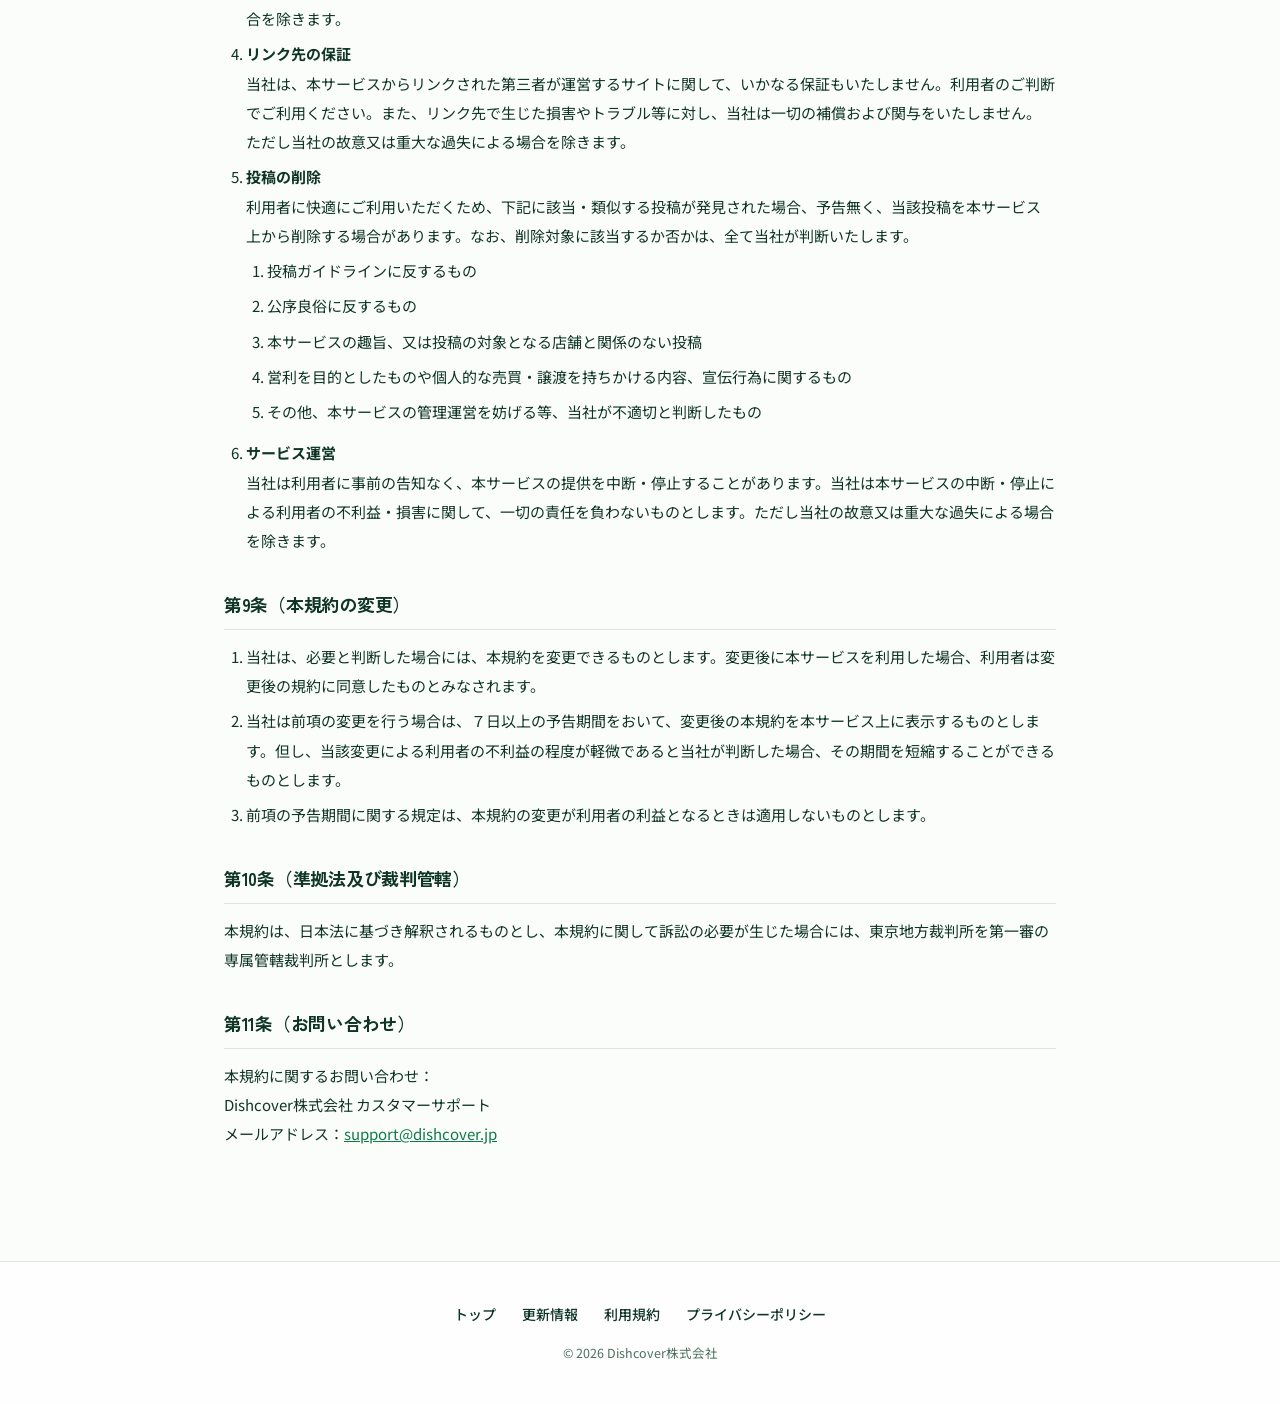
<file: terms.html>
<!DOCTYPE html>
<html lang="ja"><head>
<meta charset="UTF-8">
<meta name="viewport" content="width=device-width, initial-scale=1.0">
<meta name="color-scheme" content="light only">
<title>利用規約｜Dishcover</title>
<meta name="robots" content="noindex">
<link rel="preconnect" href="https://fonts.googleapis.com">
<link rel="preconnect" href="https://fonts.gstatic.com" crossorigin>
<link rel="icon" href="favicon.ico">
<link rel="icon" type="image/png" sizes="32x32" href="favicon-32.png">
<link rel="apple-touch-icon" sizes="180x180" href="apple-touch-icon.png">
<link href="https://fonts.googleapis.com/css2?family=Zen+Kaku+Gothic+New:wght@500;700;900&family=Noto+Sans+JP:wght@400;500;700&family=DM+Sans:ital,opsz,wght@0,9..40,500;0,9..40,700&display=swap" rel="stylesheet">
<link rel="stylesheet" href="assets/css/common.css">
</head>
<body>
<nav class="wrap nav" aria-label="グローバル">
  <a class="brand" href="index.html" aria-label="Dishcover トップ"><img src="assets/logo-icon.png" alt="" width="38" height="38">Dishcover</a>
  <a href="index.html#download" class="btn">無料でダウンロード</a>
</nav>

<header class="page-head">
  <span class="eyebrow">Terms of Service</span>
  <h1 class="h1">利用規約</h1>
  <p class="note">2026年3月13日 制定</p>
</header>
<main class="legal">

  <p>本規約は、Dishcover株式会社（以下「当社」といいます。）が提供するサービスである「Dishcover」（以下「本サービス」といいます。）の利用条件を定めるものです。本サービスの利用者は本規約に同意のうえ、本サービスを利用するものとします。</p>

  <section>
    <h2>第1条（適用）</h2>
    <p>本規約は、当社が提供する本サービスの利用に関して、当社と利用者との間に適用されます。</p>
  </section>
  <section>
    <h2>第2条（本サービスの目的）</h2>
    <p>本サービスは、利用者によるレストランに対する評価等の情報から嗜好を解析し、その嗜好に適合したレストランおよびメニューを推薦することで、「レストラン探しの手間を軽減しながら本当に好みのレストランを発見できる」ことを主な目的としています。</p>
  </section>
  <section>
    <h2>第3条（アカウント登録と管理）</h2>
    <p>本サービスの利用には、正確かつ最新の情報によるアカウント登録が必要です。</p>
    <p>利用者は自己の責任でアカウント（ID・パスワード等）を管理し、第三者への譲渡・貸与はできません。</p>
    <p>当社は、以下の理由により登録を拒否または取り消す場合があります。</p>
    <ol>
      <li>登録内容に虚偽がある場合</li>
      <li>過去に規約違反等でアカウント停止処分を受けている場合</li>
      <li>その他、当社が不適切と判断した場合</li>
    </ol>
  </section>
  <section>
    <h2>第4条（個人情報の取り扱い）</h2>
    <p>当社は、利用者の個人情報を当社プライバシーポリシーに従い、適切に取り扱います。</p>
  </section>
  <section>
    <h2>第5条（著作権等）</h2>
    <ol>
      <li>利用者が本サービスに投稿したコンテンツの著作権は、投稿した利用者に帰属します。ただし、利用者は当社に対し、投稿コンテンツを本サービスの運営、改善、広告宣伝、およびAI/機械学習による分析・推薦アルゴリズムの向上に必要な範囲で、無償で利用（複製・加工・公衆送信等）することを許諾します。利用者は、当社および当社から正当に権利を承継した第三者に対し、著作者人格権を行使しないものとします。ただし、利用者が第6条に基づきアカウント削除を行い、当社が当該投稿コンテンツを削除した後は、当社は当該投稿コンテンツを利用しません（第6条第4項に定める統計情報・学習済みパラメータ等は除きます）。</li>
      <li>前項に定める著作権を除き、本サービスに関する著作権その他の権利は当社に帰属し、利用者は、本サービスに関するコンテンツを無断で複製､編集､改変､掲載､転載､公衆送信､配布､販売､提供､翻訳・翻案その他あらゆる利用又は使用を行ってはなりません｡</li>
      <li>利用者は本サービスに投稿したコンテンツが、第三者の知的財産権（著作権、意匠権、実用新案権、商標権、特許権、ノウハウが含まれますがこれに限定されません）を侵害するものではないことを保証するものとします。</li>
      <li>利用者が前各号に反する行為によって被った損害について､当社は一切の責任を負わないものとします｡また､利用者がこれらの行為によって利益を得た場合､当社はその利益相当額を請求できる権利を有するものとします｡</li>
    </ol>
  </section>
  <section>
    <h2>第6条（アカウント削除）</h2>
    <ol>
      <li>利用者がアカウント削除を希望する場合は、当社の所定のアカウント削除手続きを行うものとします。</li>
      <li>当社は、不正利用防止・セキュリティ確保等のために合理的に必要な範囲の情報を除き、合理的な期間内に、当該利用者のアカウント情報および当該アカウントに関連する利用者データを削除します。</li>
      <li>前項の「利用者データ」には、当該利用者が本サービス上で投稿したコンテンツ（例：写真、テキスト投稿、評価 等）および当該利用者の利用状況に関する記録（例：レコメンドFeedへの反応・閲覧履歴等）が含まれます。当社は、アカウント削除が完了した場合、当該利用者が投稿したコンテンツを本サービス上に表示しません。</li>
      <li>前各項にかかわらず、当社は下記情報をサービスの品質向上・不正防止等の目的で保持する場合があります。
        <ol>
          <li>個人を識別できないように加工・集計した統計情報</li>
          <li>複数利用者のデータに基づき生成され、当該利用者に紐づけて利用されない学習済みパラメータ等（例：推薦アルゴリズムの改善のための内部パラメータ）</li>
        </ol>
      </li>
      <li>アカウント削除を完了した場合であっても、本利用規約の「第5条（著作権等）」「第7条（禁止行為）」「第8条（免責）」「第10条（準拠法及び裁判管轄）」等、性質上存続すべき条項はなお有効とします。</li>
    </ol>
  </section>
  <section>
    <h2>第7条（禁止行為）</h2>
    <p>当社は、本サービスを利用するに際して、次の行為を行うことを禁止します。該当する⾏為がなされた場合、当該利用者帰責性の有無にかかわらず当社の裁量・判断に基づき、当社は当該利用者に対して、本サービスの利⽤の停⽌・その他当社が適切と判断する措置をとることができるものとします｡</p>
    <ol>
      <li>法令上又は本規約上特に認められている場合を除き、本サービスの提供する情報を当社の事前の同意なく、複写、若しくはその他の方法により再生、複製、送付、譲渡、頒布、配布、転売、又はこれらの目的で使用するために保管すること</li>
      <li>本規約又は投稿ガイドラインに違反すること</li>
      <li>公序良俗に反すること</li>
      <li>違法行為・犯罪的行為・重大な危険行為に結びつくこと又はこれらを助長すること</li>
      <li>当社、他の利用者又は第三者の知的財産権（著作権、意匠権、実用新案権、商標権、特許権、ノウハウが含まれますがこれに限定されません）を侵害すること</li>
      <li>他の利用者又は第三者の権利又は利益を違法に侵害、もしくは侵害のおそれがあること</li>
      <li>本サービスの運営を妨げること、又は当社の信用を毀損すること</li>
      <li>会員登録時に虚偽の申告をすること</li>
      <li>同一人物が複数の会員登録を行うこと</li>
      <li>ID及びパスワードの不正使用又は他の利用者又は第三者に使用させること</li>
      <li>本サービスの解析、スクレイピング、リバースエンジニアリング等を行うこと</li>
      <li>その他、当社が不適切と判断すること</li>
    </ol>
  </section>
  <section>
    <h2>第8条（免責）</h2>
    <p>本サービスの利用は、利用者ご自身の責任においてご利用いただきます。また、次の項目に関して、予め同意するものとします。</p>
    <ol>
      <li><strong>レストラン情報の保証</strong><br>当社は、本サービスに掲載されたレストランに関する情報について、いかなる保証もいたしません。掲載されたお店に関する情報によって生じた損害やトラブル等に対し、当社は一切の補償および関与をいたしません。ただし当社の故意又は重大な過失による場合を除きます。</li>
      <li><strong>推薦の保証</strong><br>当社は、本サービスでの嗜好に基づく推薦について、その精度等いかなる保証もいたしません。利用者のご判断でご利⽤ください。また、推薦によって生じた損害やトラブル等に対し、当社は一切の補償および関与をいたしません。ただし当社の故意又は重大な過失による場合を除きます。</li>
      <li><strong>投稿コンテンツの保証</strong><br>当社は、本サービスに投稿された画像等のコンテンツについて、いかなる保証もいたしません。コンテンツによって生じた損害やトラブル等に対し、当社は一切の補償および関与をいたしません。ただし当社の故意又は重大な過失による場合を除きます。</li>
      <li><strong>リンク先の保証</strong><br>当社は、本サービスからリンクされた第三者が運営するサイトに関して、いかなる保証もいたしません。利用者のご判断でご利⽤ください。また、リンク先で⽣じた損害やトラブル等に対し、当社は一切の補償および関与をいたしません。ただし当社の故意又は重大な過失による場合を除きます。</li>
      <li><strong>投稿の削除</strong><br>利用者に快適にご利用いただくため、下記に該当・類似する投稿が発見された場合、予告無く、当該投稿を本サービス上から削除する場合があります。なお、削除対象に該当するか否かは、全て当社が判断いたします。
        <ol>
          <li>投稿ガイドラインに反するもの</li>
          <li>公序良俗に反するもの</li>
          <li>本サービスの趣旨、又は投稿の対象となる店舗と関係のない投稿</li>
          <li>営利を目的としたものや個人的な売買・譲渡を持ちかける内容、宣伝行為に関するもの</li>
          <li>その他、本サービスの管理運営を妨げる等、当社が不適切と判断したもの</li>
        </ol>
      </li>
      <li><strong>サービス運営</strong><br>当社は利用者に事前の告知なく、本サービスの提供を中断・停止することがあります。当社は本サービスの中断・停止による利用者の不利益・損害に関して、一切の責任を負わないものとします。ただし当社の故意又は重大な過失による場合を除きます。</li>
    </ol>
  </section>
  <section>
    <h2>第9条（本規約の変更）</h2>
    <ol>
      <li>当社は、必要と判断した場合には、本規約を変更できるものとします。変更後に本サービスを利用した場合、利用者は変更後の規約に同意したものとみなされます。</li>
      <li>当社は前項の変更を行う場合は、７日以上の予告期間をおいて、変更後の本規約を本サービス上に表示するものとします。但し、当該変更による利用者の不利益の程度が軽微であると当社が判断した場合、その期間を短縮することができるものとします。</li>
      <li>前項の予告期間に関する規定は、本規約の変更が利用者の利益となるときは適用しないものとします。</li>
    </ol>
  </section>
  <section>
    <h2>第10条（準拠法及び裁判管轄）</h2>
    <p>本規約は、日本法に基づき解釈されるものとし、本規約に関して訴訟の必要が生じた場合には、東京地方裁判所を第一審の専属管轄裁判所とします。</p>
  </section>
  <section>
    <h2>第11条（お問い合わせ）</h2>
    <p>本規約に関するお問い合わせ：<br>Dishcover株式会社 カスタマーサポート<br>メールアドレス：<a href="mailto:support@dishcover.jp">support@dishcover.jp</a></p>
  </section>
</main>
<footer>
  <div class="wrap">
    <div class="flinks"><a href="index.html">トップ</a><a href="updates.html">更新情報</a><a href="terms.html">利用規約</a><a href="privacy.html">プライバシーポリシー</a></div>
    <p class="copy">© 2026 Dishcover株式会社</p>
  </div>
</footer>
</body></html>
</file>
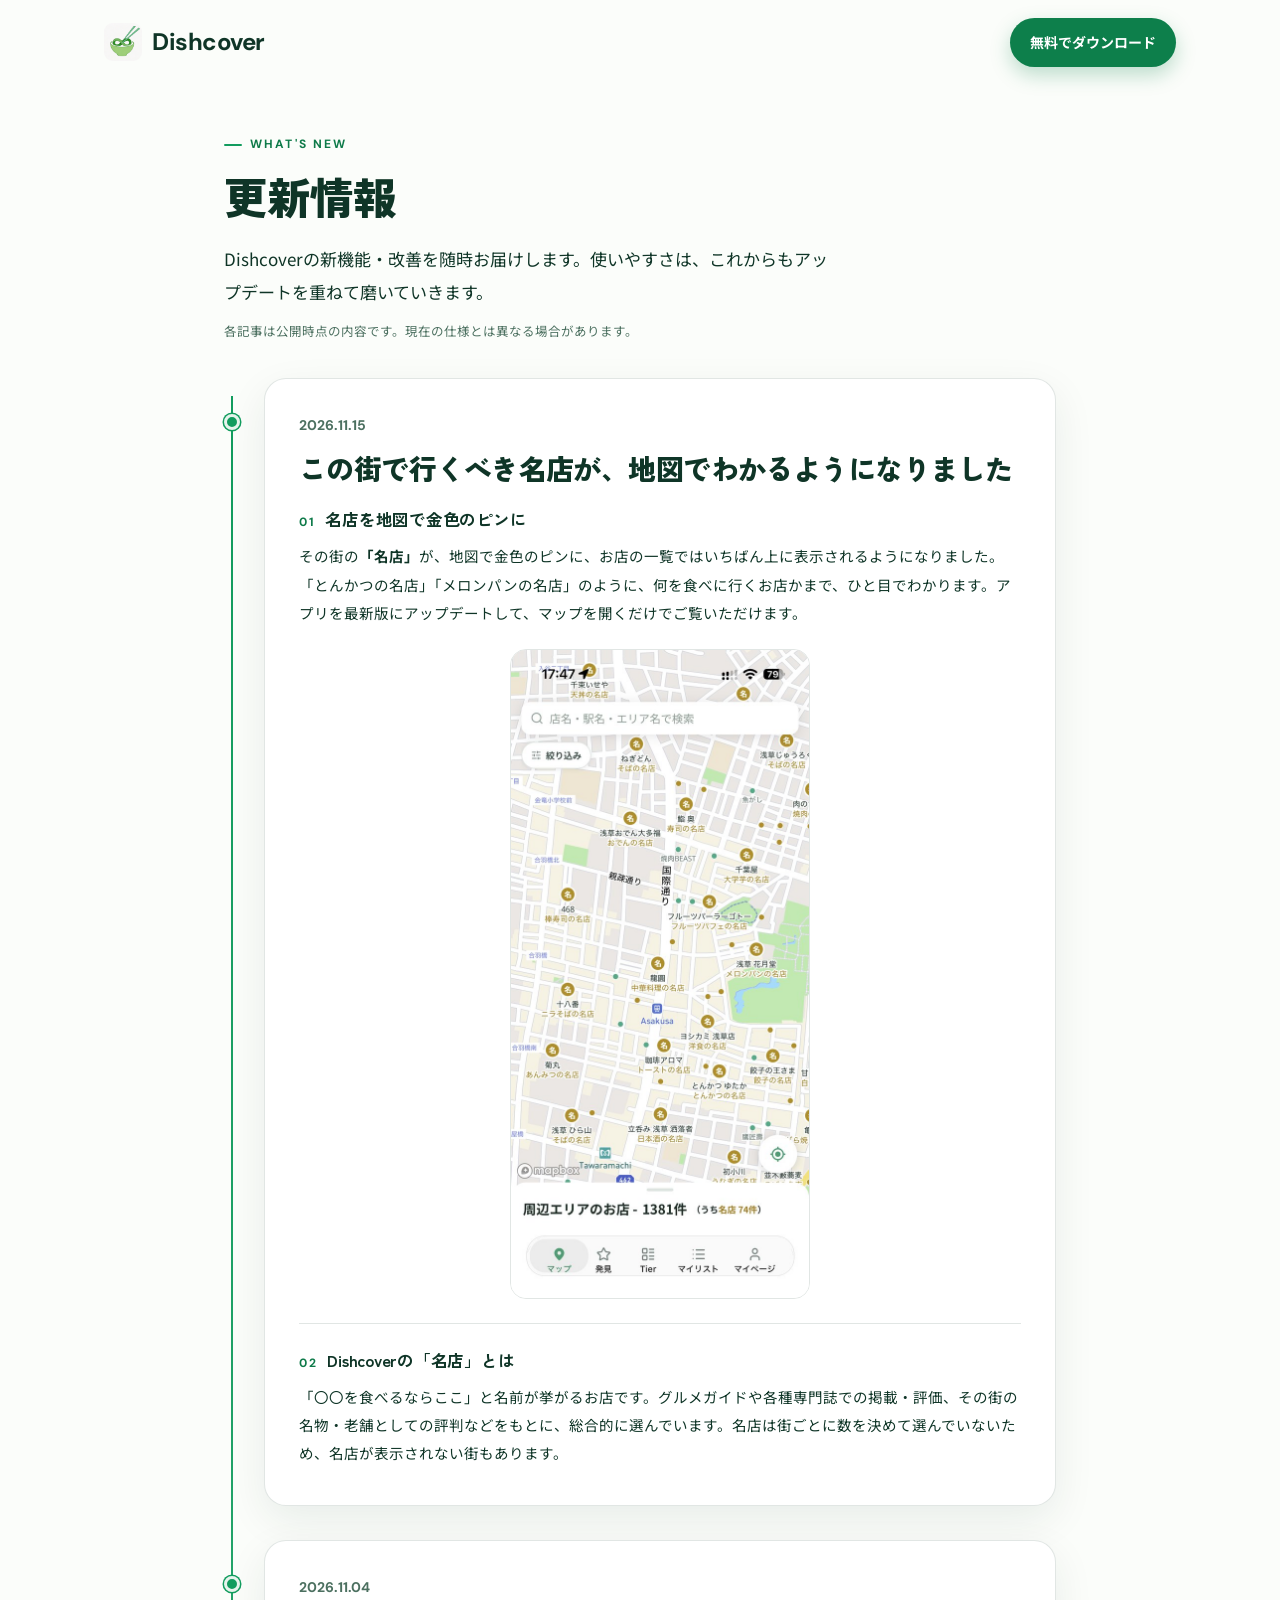
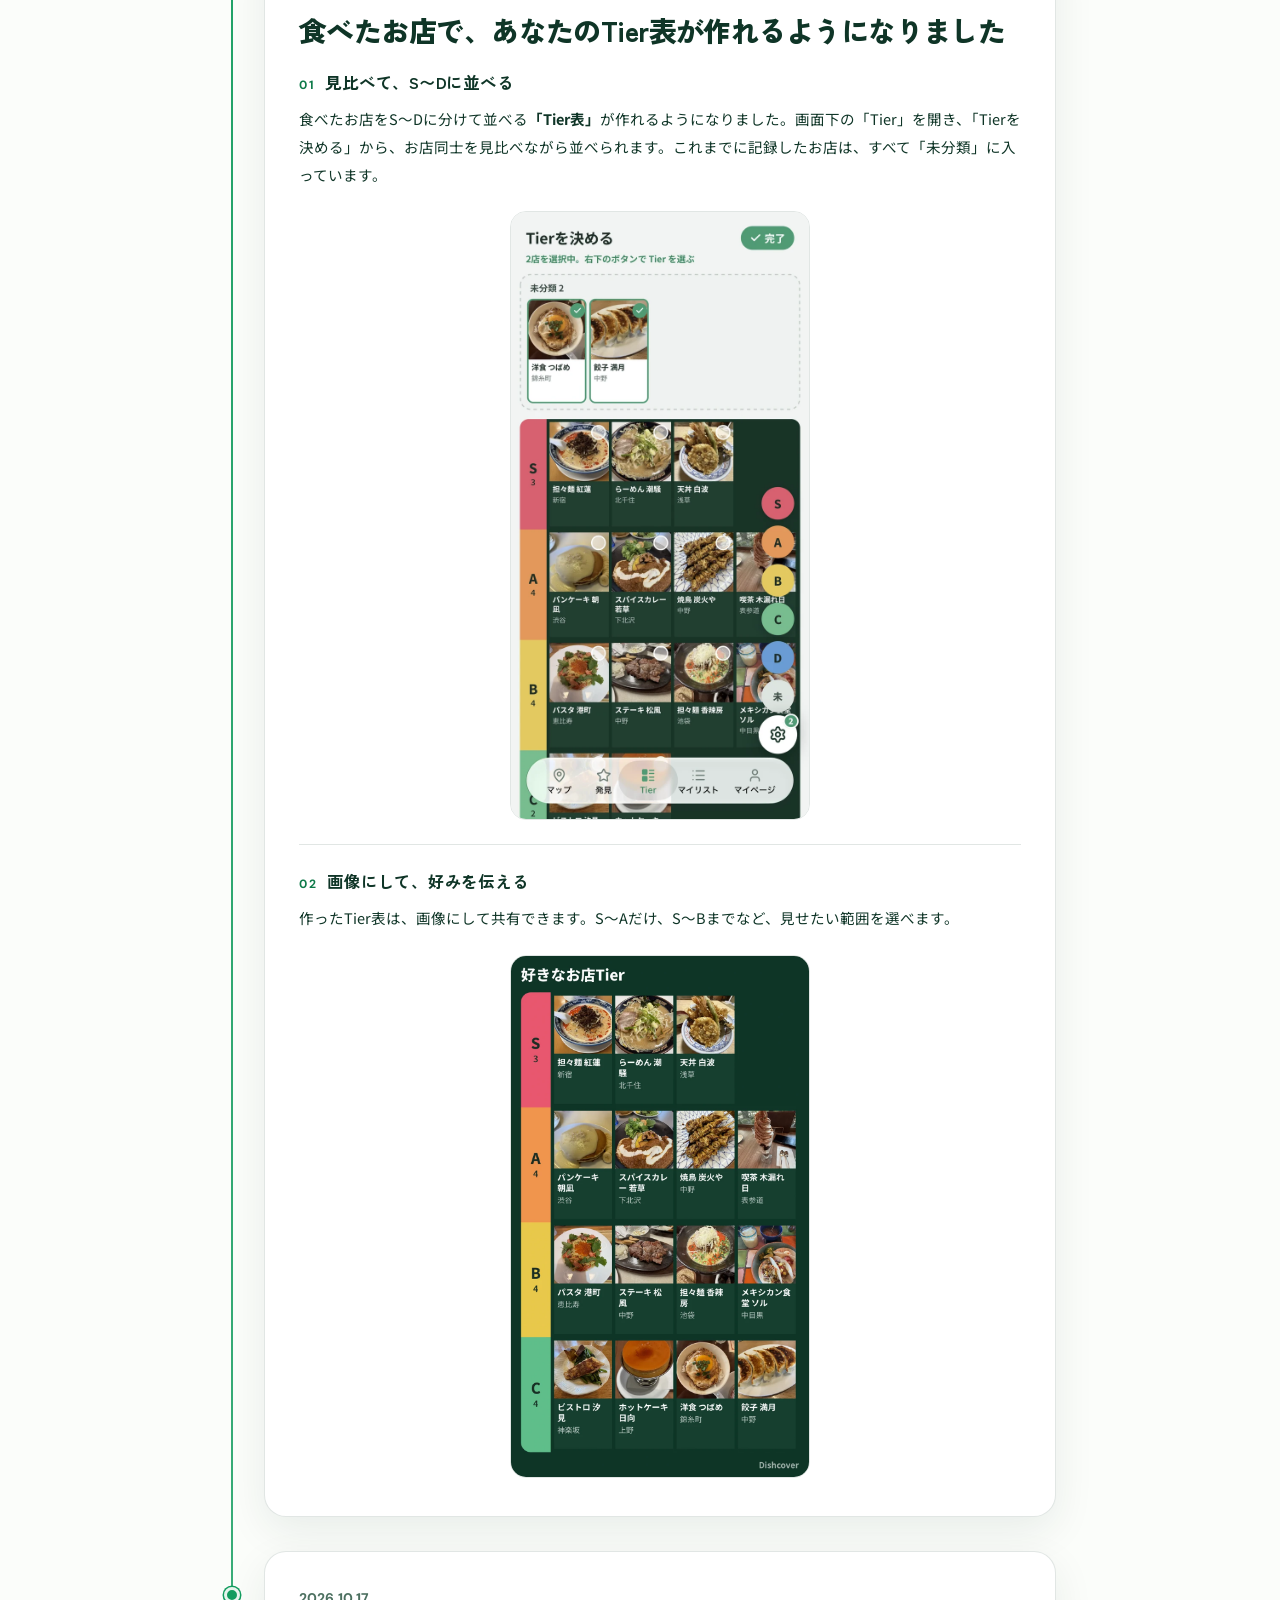
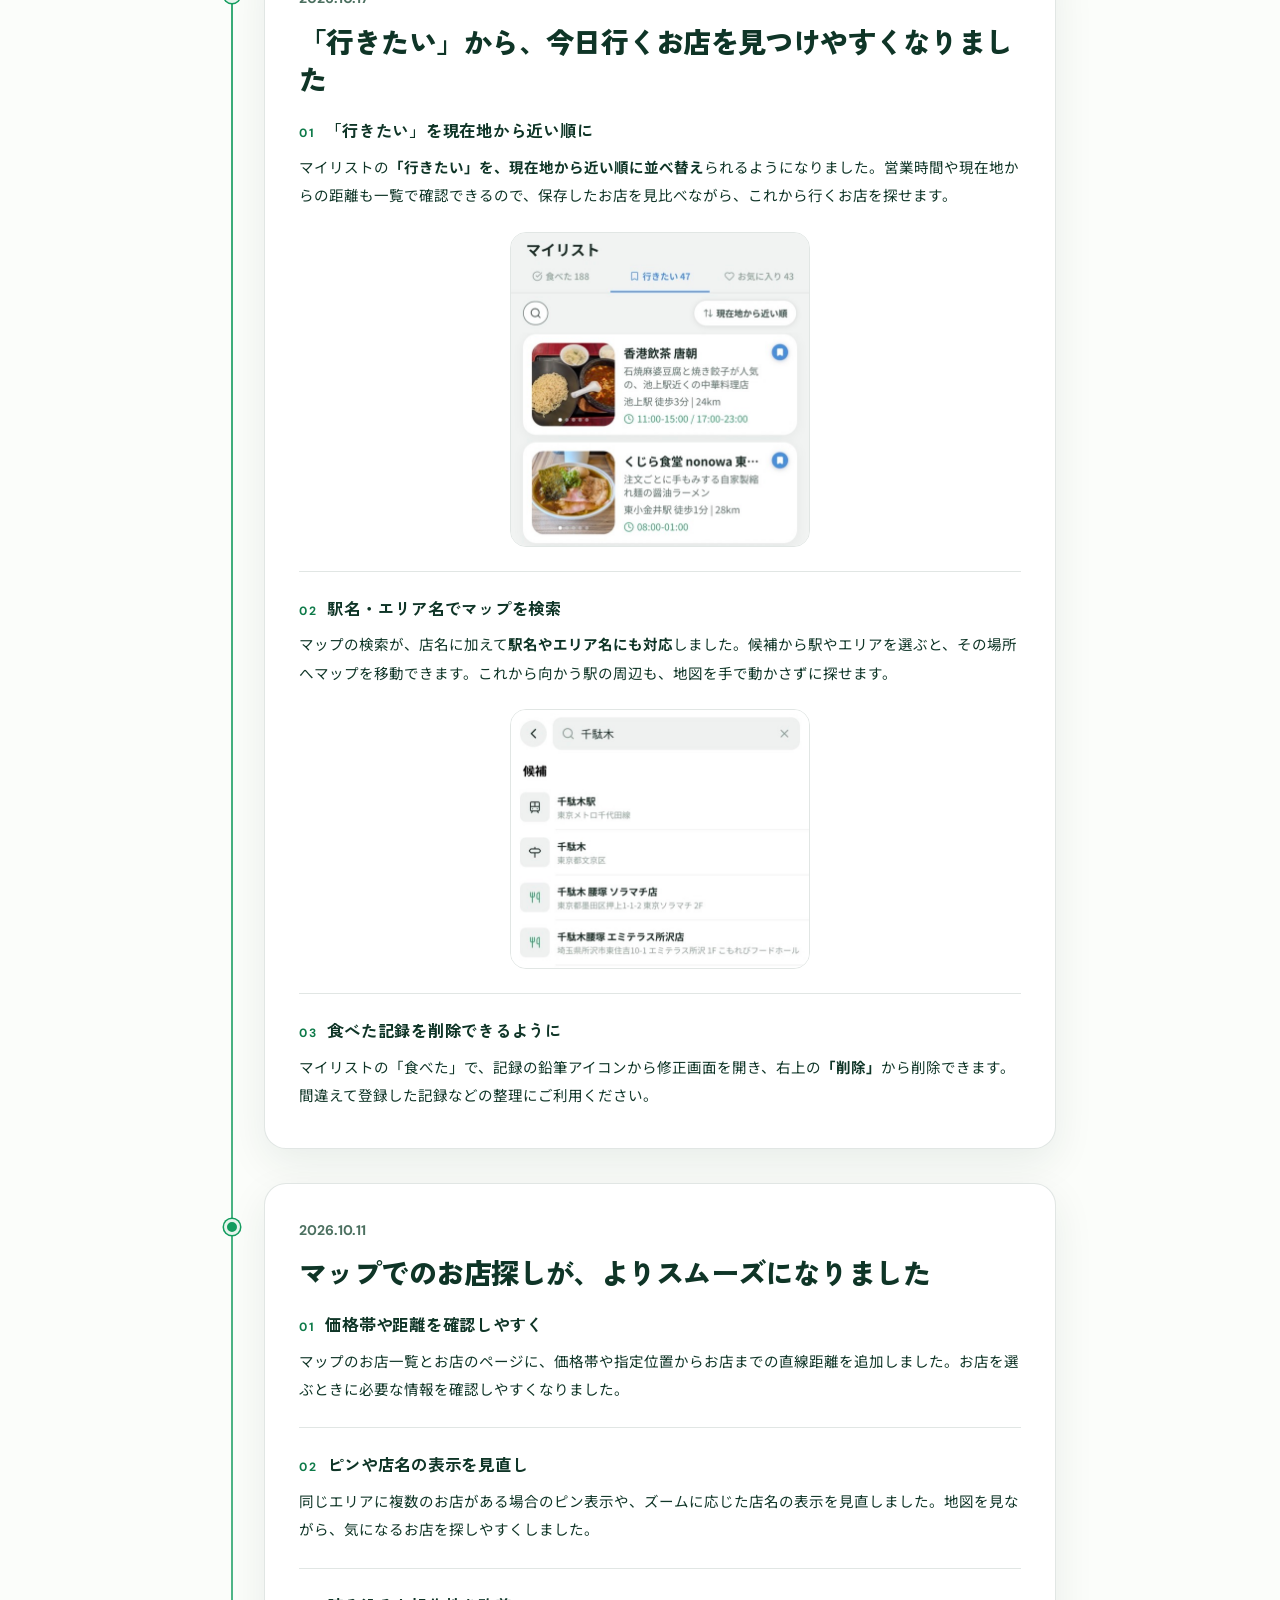
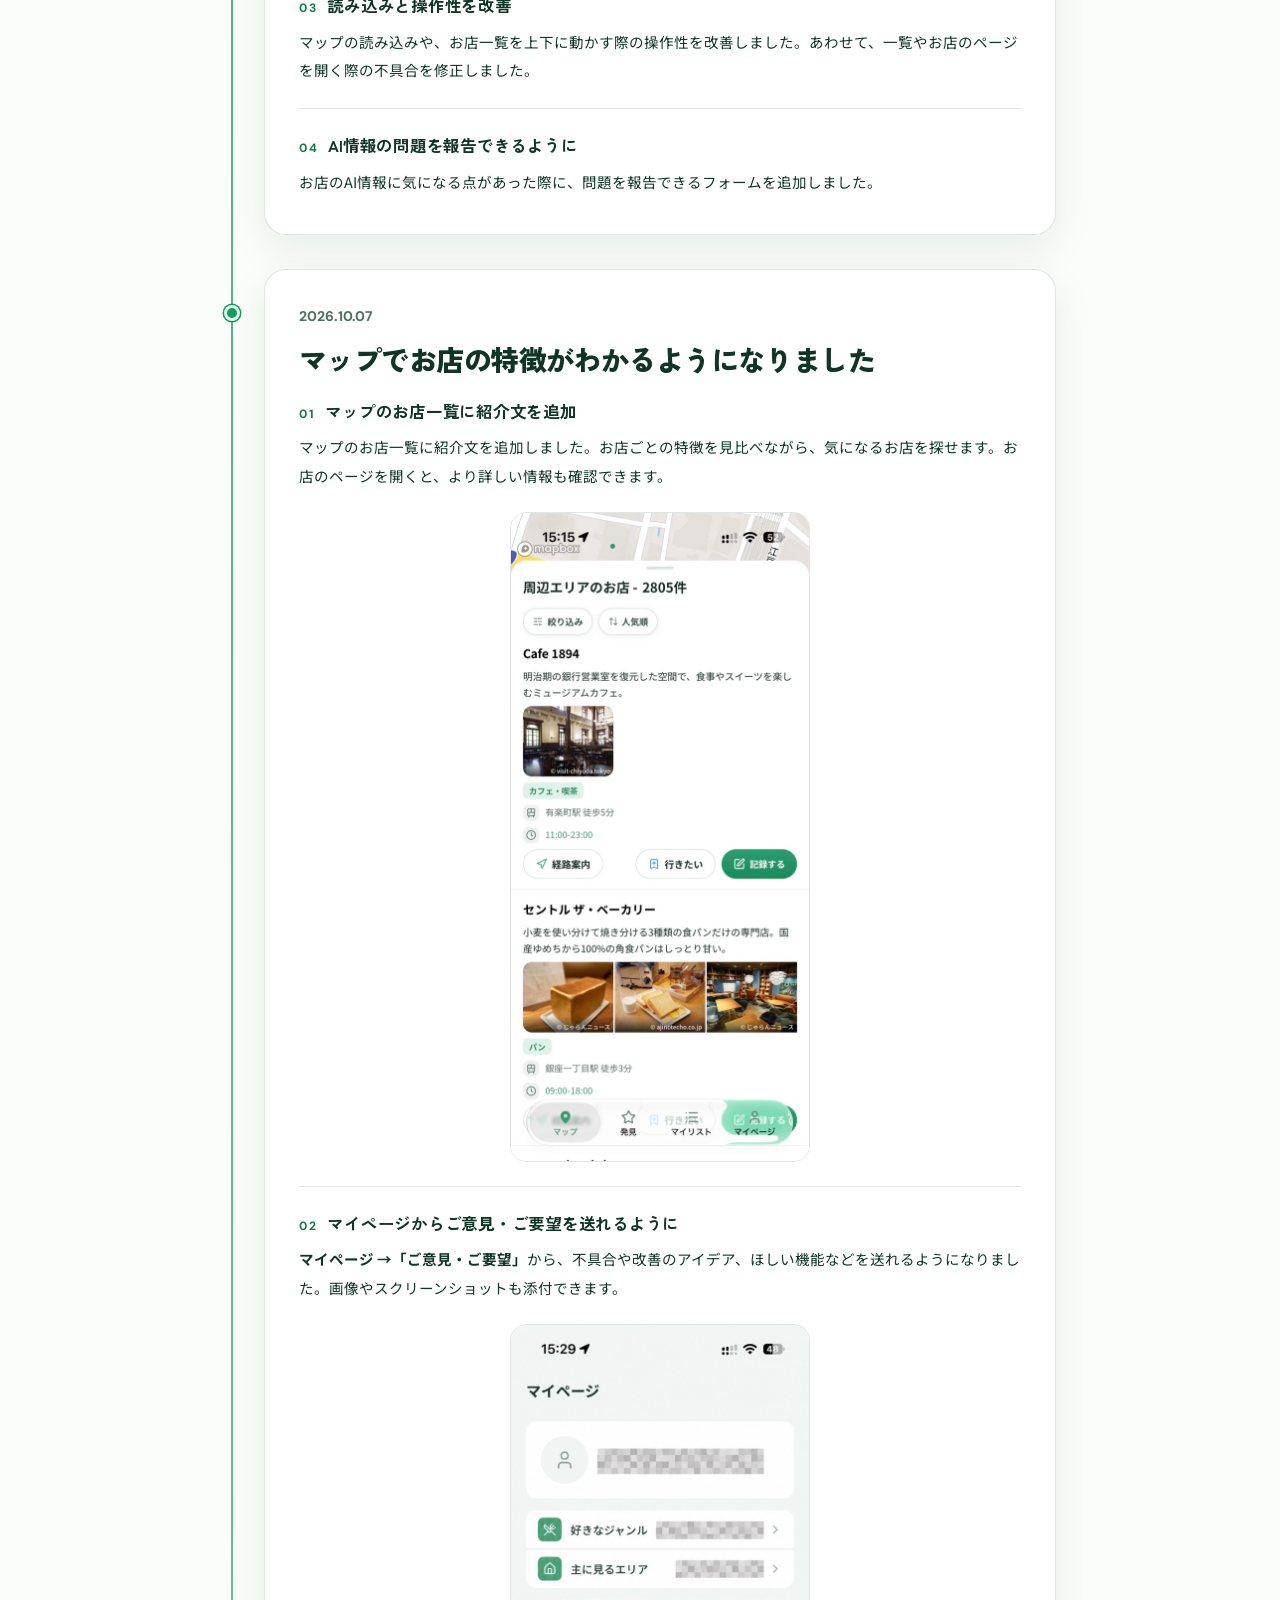
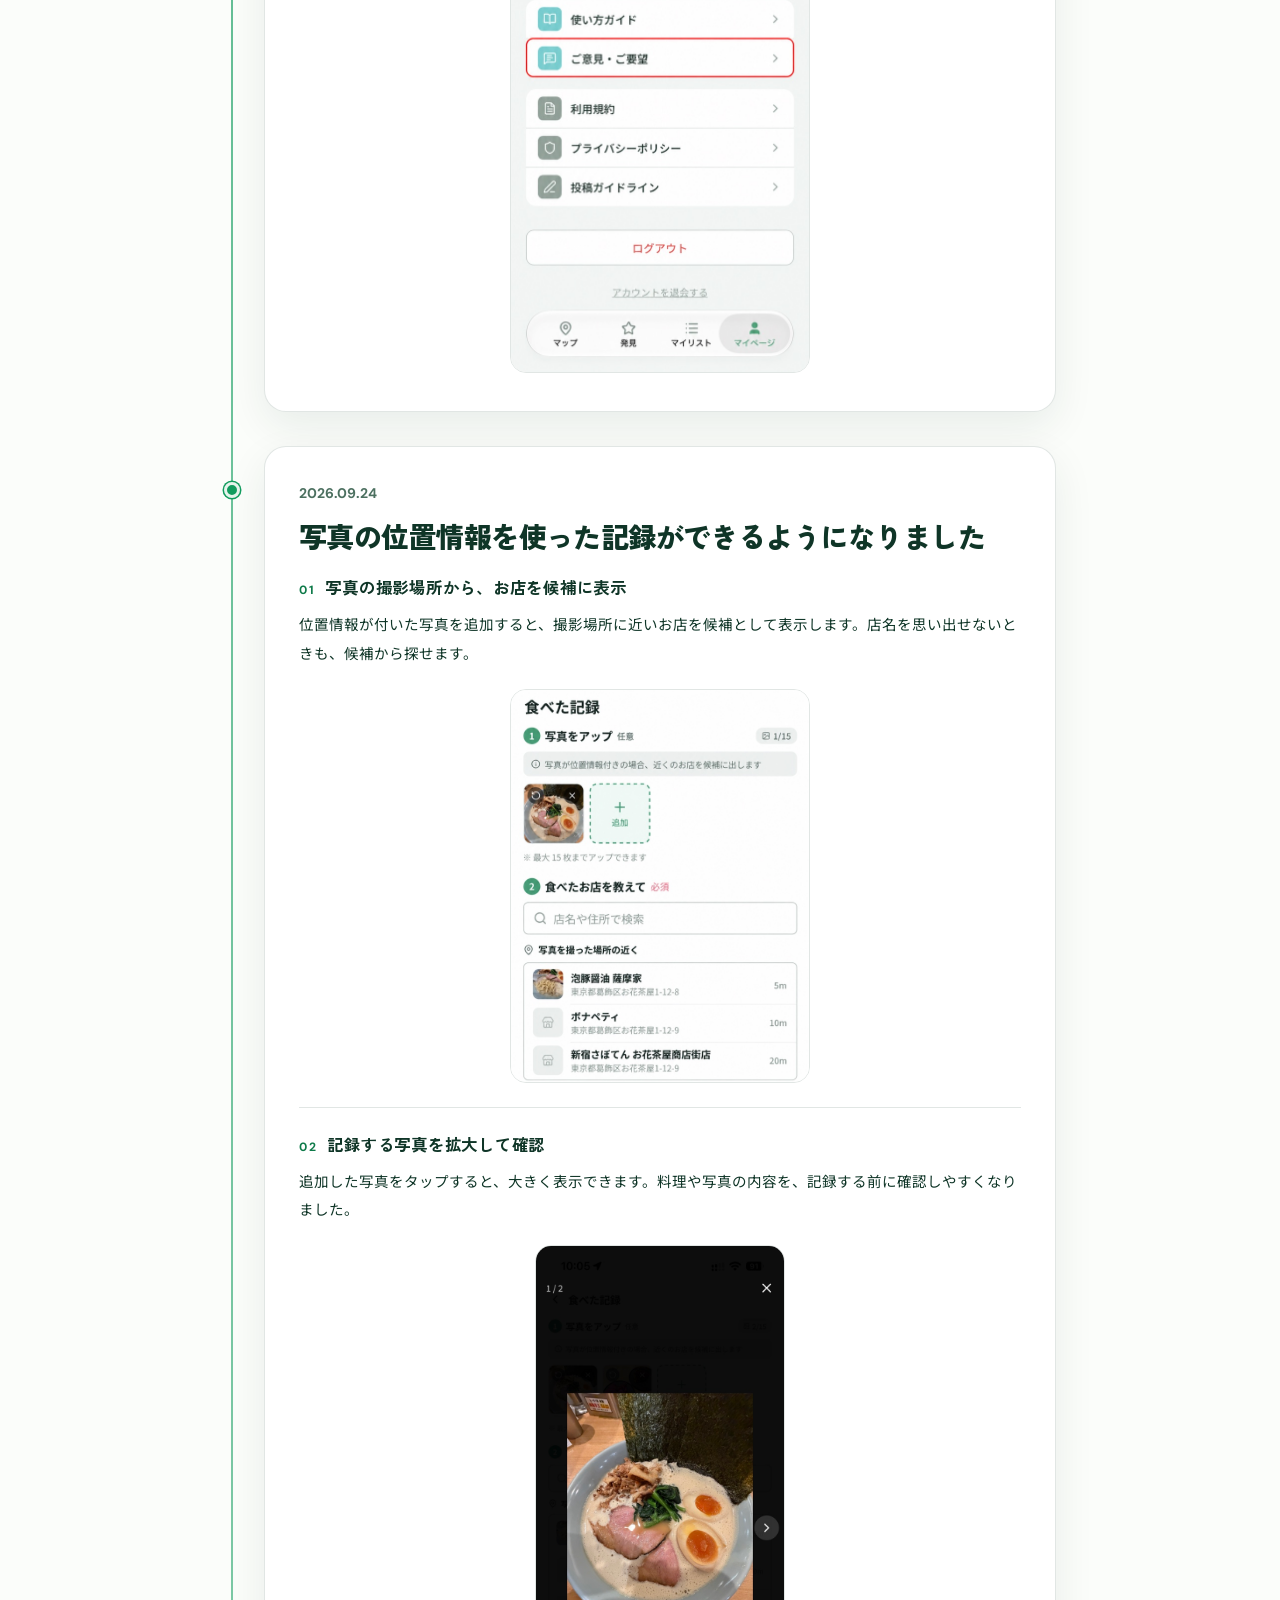
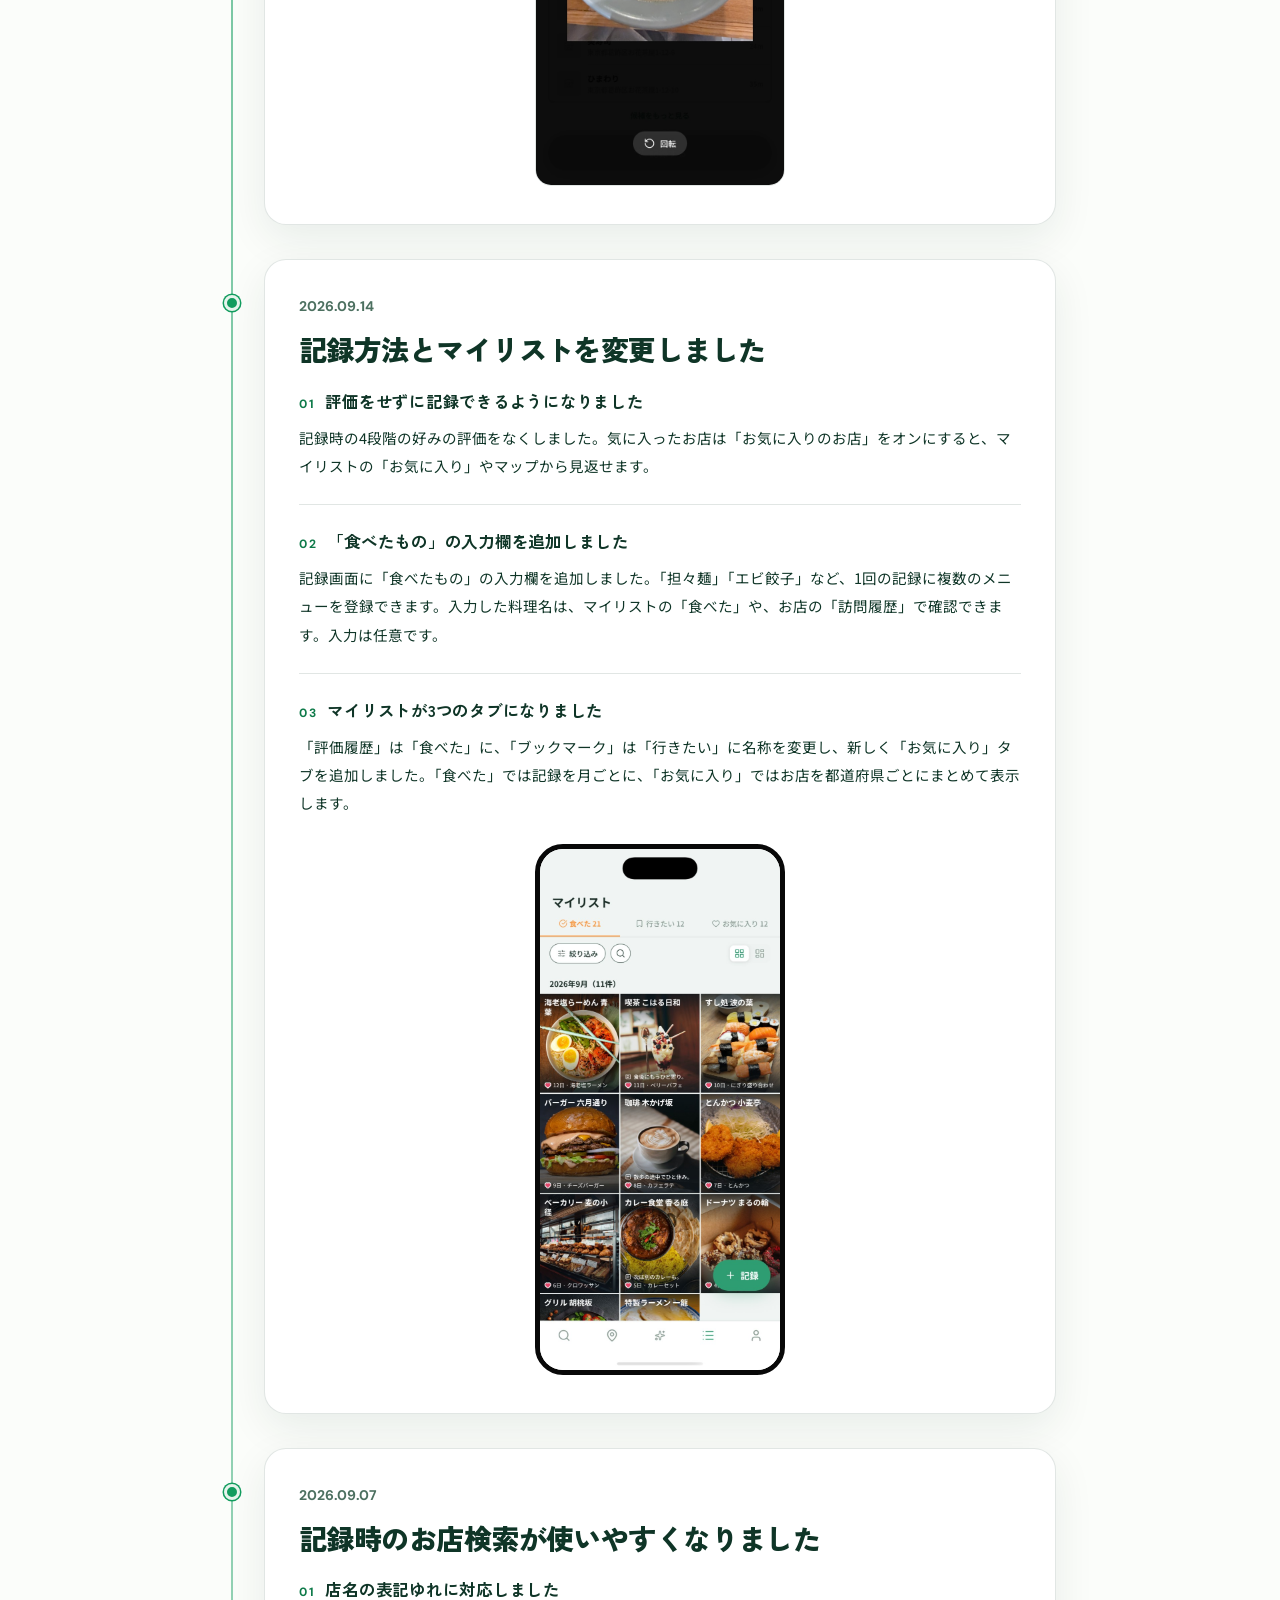
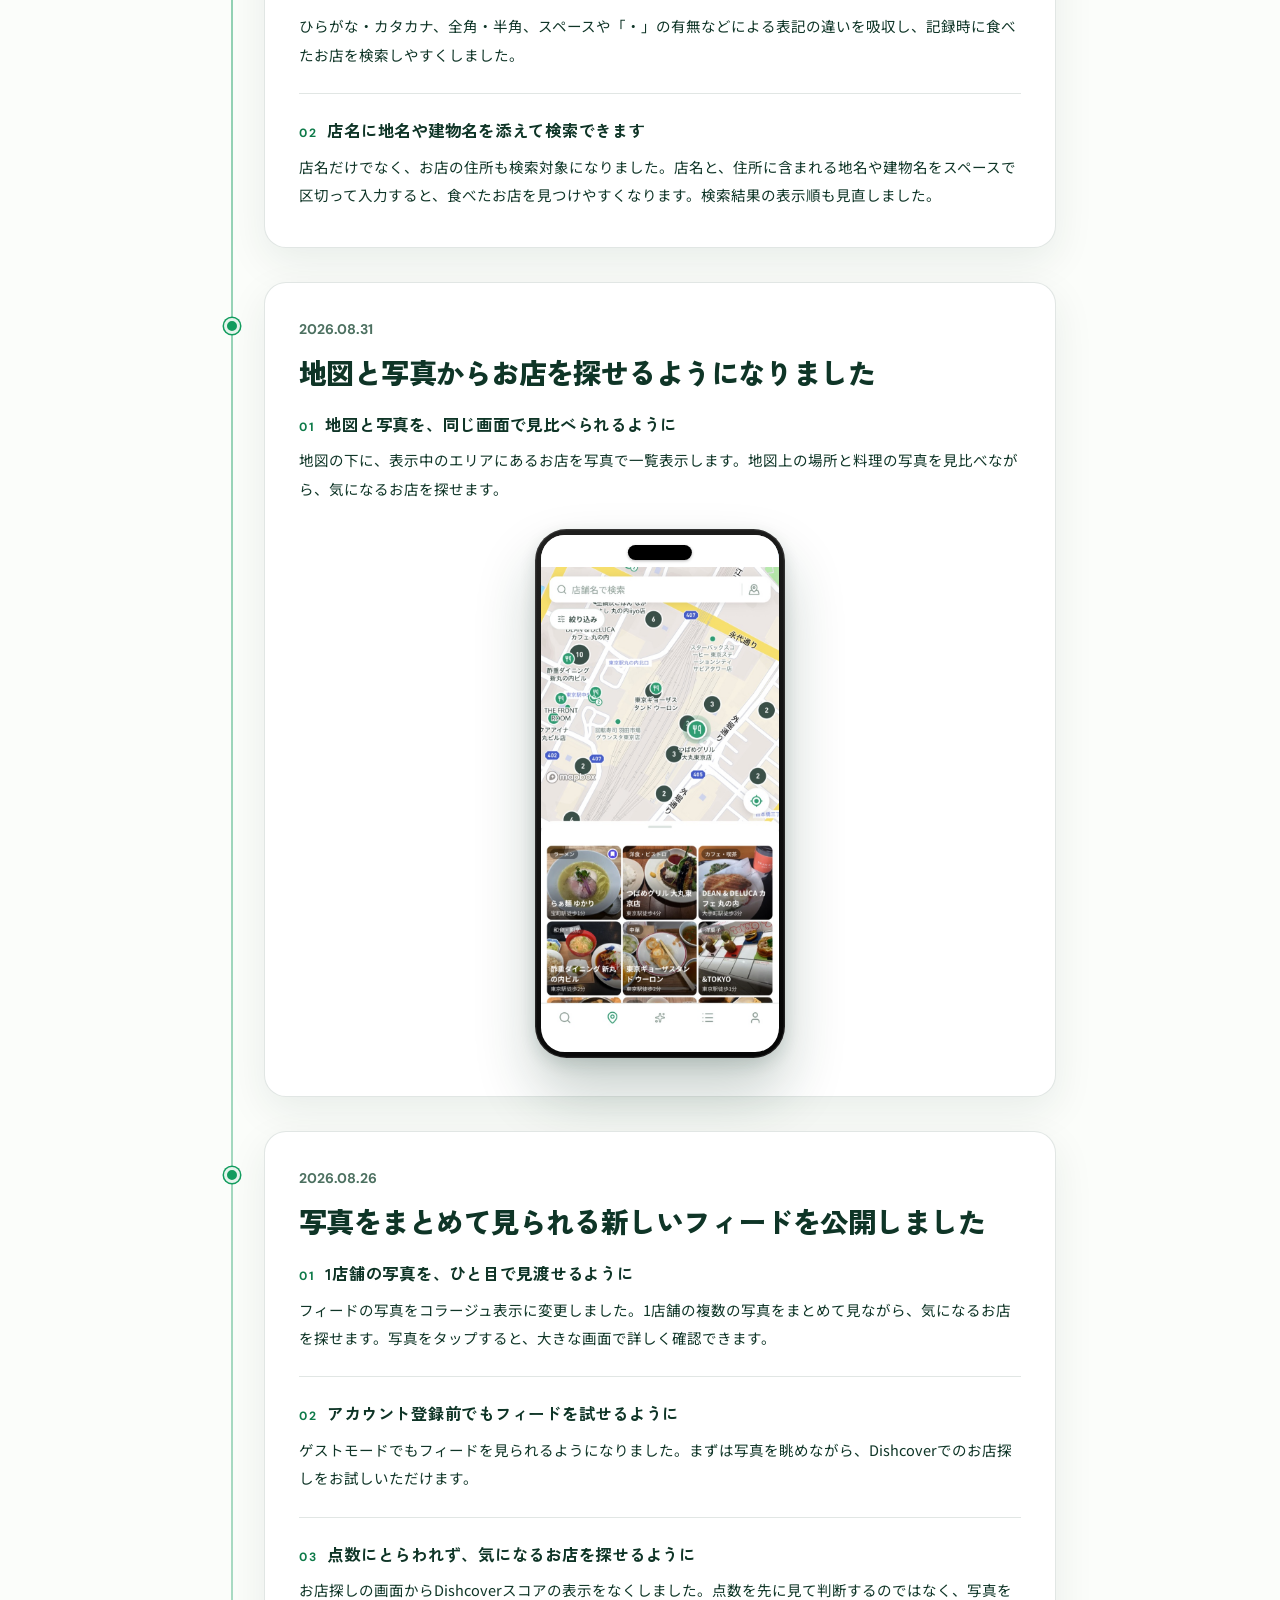
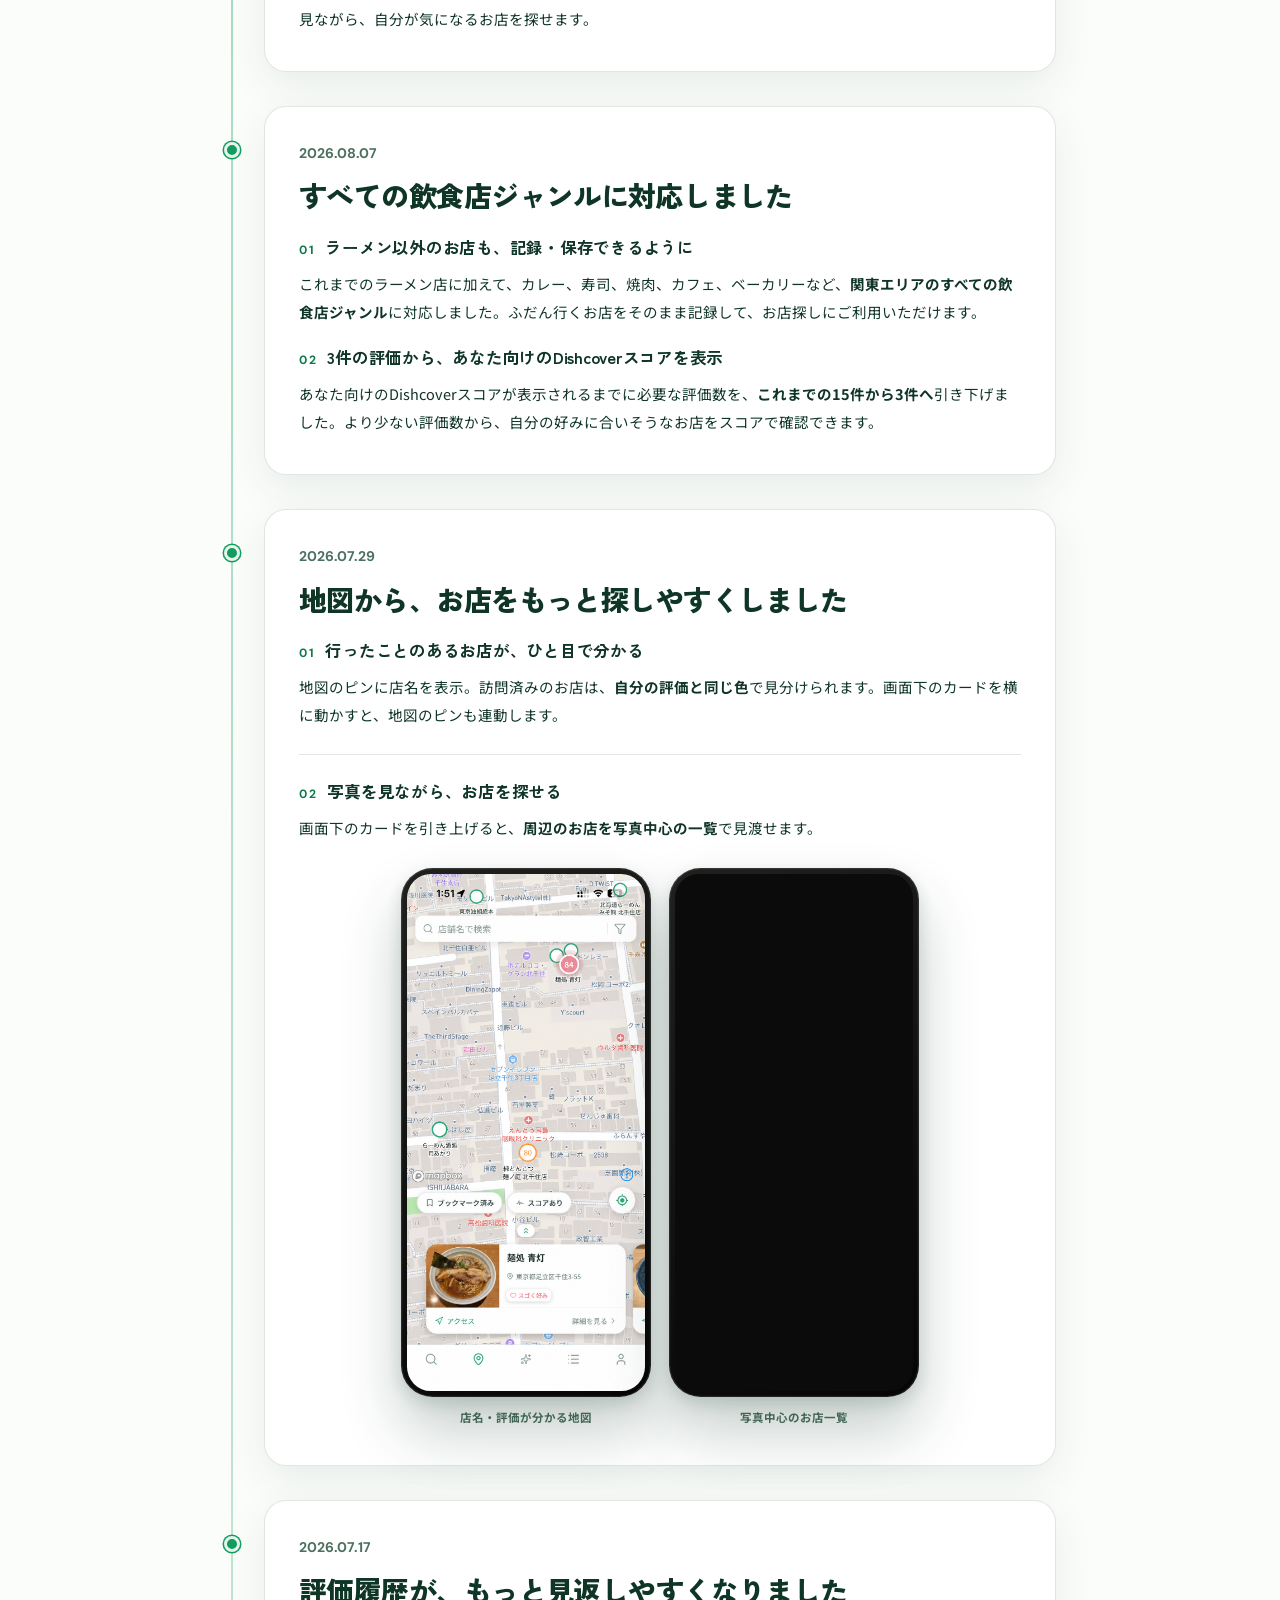
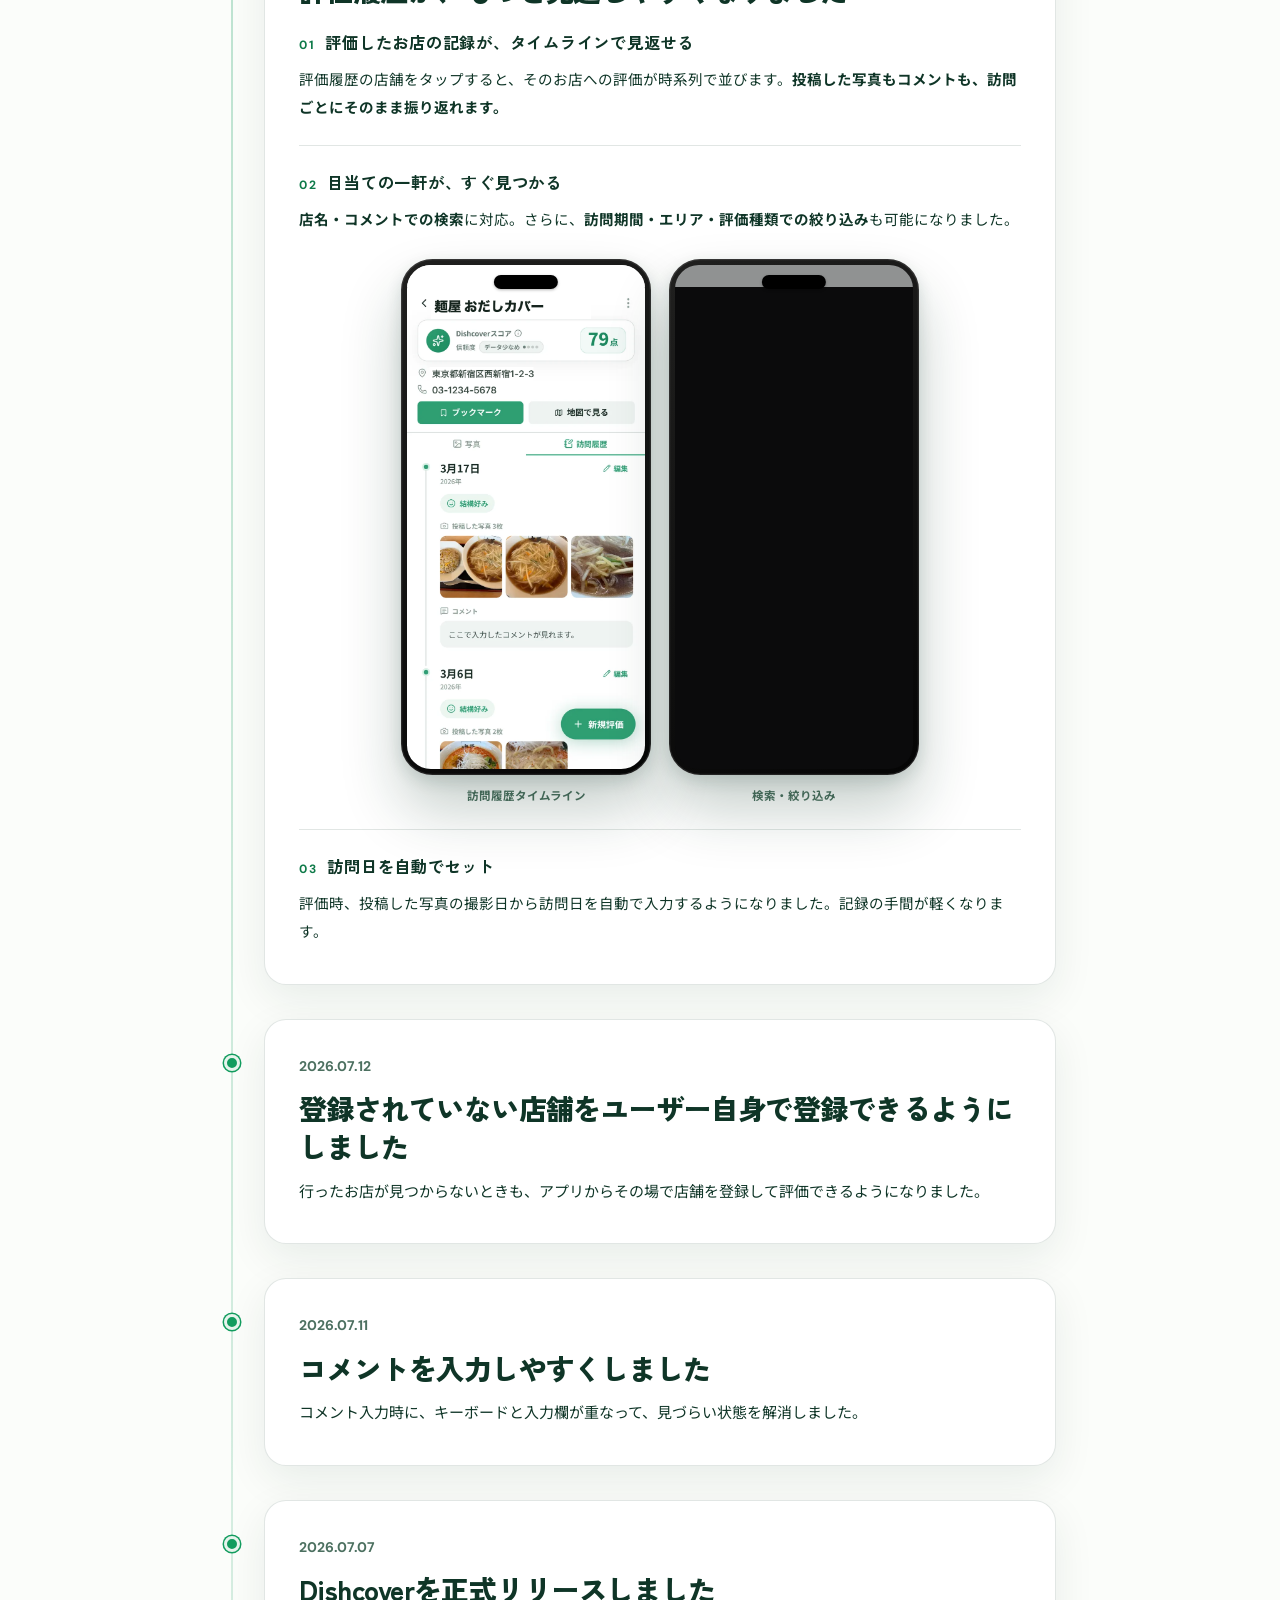
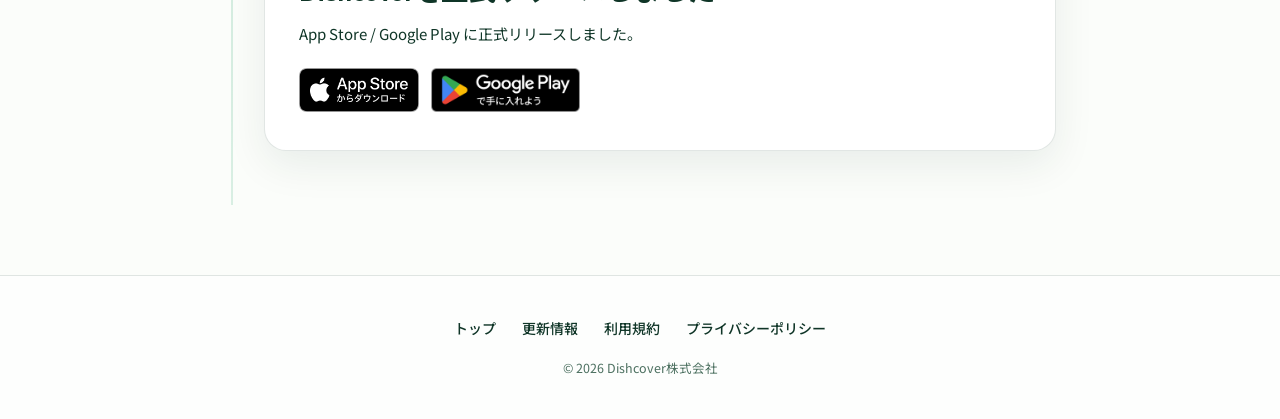
<file: updates.html>
<!DOCTYPE html>
<html lang="ja"><head>
<meta charset="UTF-8">
<meta name="viewport" content="width=device-width, initial-scale=1.0">
<meta name="color-scheme" content="light only">
<title>更新情報｜Dishcover（ディシュカバー）</title>
<meta name="description" content="Dishcover（ディシュカバー）の新機能・改善などの更新情報をお届けします。">
<meta property="og:type" content="website">
<meta property="og:title" content="更新情報｜Dishcover（ディシュカバー）">
<meta property="og:description" content="Dishcover（ディシュカバー）の新機能・改善などの更新情報をお届けします。">
<meta property="og:image" content="https://dishcover.jp/assets/ogp.jpg">
<meta property="og:url" content="https://dishcover.jp/updates.html">
<link rel="canonical" href="https://dishcover.jp/updates.html">
<meta property="og:site_name" content="Dishcover">
<meta name="twitter:card" content="summary_large_image">
<meta name="twitter:title" content="更新情報｜Dishcover（ディシュカバー）">
<meta name="twitter:description" content="Dishcover（ディシュカバー）の新機能・改善などの更新情報をお届けします。">
<meta name="twitter:image" content="https://dishcover.jp/assets/ogp.jpg">
<link rel="icon" href="favicon.ico">
<link rel="icon" type="image/png" sizes="32x32" href="favicon-32.png">
<link rel="apple-touch-icon" sizes="180x180" href="apple-touch-icon.png">
<meta name="theme-color" content="#f6faf5">
<link rel="preconnect" href="https://fonts.googleapis.com">
<link rel="preconnect" href="https://fonts.gstatic.com" crossorigin>
<link href="https://fonts.googleapis.com/css2?family=Zen+Kaku+Gothic+New:wght@500;700;900&family=Noto+Sans+JP:wght@400;500;700&family=DM+Sans:ital,opsz,wght@0,9..40,500;0,9..40,700&display=swap" rel="stylesheet">
<link rel="stylesheet" href="assets/css/common.css">
<link rel="stylesheet" href="assets/css/updates.css">
</head>
<body>
<nav class="wrap nav" aria-label="グローバル">
  <a class="brand" href="index.html" aria-label="Dishcover トップ"><img src="assets/logo-icon.png" alt="" width="38" height="38">Dishcover</a>
  <a href="index.html#download" class="btn">無料でダウンロード</a>
</nav>

<header class="page-head">
  <span class="eyebrow reveal">What's new</span>
  <h1 class="h1 reveal d1">更新情報</h1>
  <p class="lead reveal d1">Dishcoverの新機能・改善を随時お届けします。使いやすさは、これからもアップデートを重ねて磨いていきます。</p>
  <p class="note reveal d2">各記事は公開時点の内容です。現在の仕様とは異なる場合があります。</p>
</header>

<main class="wrap upd-list">
  <div class="tl-line"></div>

  <article class="entry reveal" id="u20261115">
    <div class="tl-dot"></div>
    <div class="entry-card">
      <div class="upd-meta">
        <span class="upd-date">2026.11.15</span>
      </div>
      <h2 class="upd-h2">この街で行くべき名店が、地図でわかるようになりました</h2>
      <div class="upd-item first">
        <span class="upd-num">01</span><h3 class="upd-h3">名店を地図で金色のピンに</h3>
        <p class="upd-p">その街の<strong>「名店」</strong>が、地図で金色のピンに、お店の一覧ではいちばん上に表示されるようになりました。「とんかつの名店」「メロンパンの名店」のように、何を食べに行くお店かまで、ひと目でわかります。アプリを最新版にアップデートして、マップを開くだけでご覧いただけます。</p>
        <div class="upd-fig"><img class="upd-shot" src="assets/images/meiten-map-asakusa-20261115.jpg" alt="浅草の地図に名店が金色のピンで並び、ピンの下に店名と「とんかつの名店」などが表示された画面" width="600" height="1304" loading="lazy" decoding="async"></div>
      </div>
      <div class="upd-item">
        <span class="upd-num">02</span><h3 class="upd-h3">Dishcoverの「名店」とは</h3>
        <p class="upd-p">「〇〇を食べるならここ」と名前が挙がるお店です。グルメガイドや各種専門誌での掲載・評価、その街の名物・老舗としての評判などをもとに、総合的に選んでいます。名店は街ごとに数を決めて選んでいないため、名店が表示されない街もあります。</p>
      </div>
    </div>
  </article>

  <article class="entry reveal" id="u20261104">
    <div class="tl-dot"></div>
    <div class="entry-card">
      <div class="upd-meta">
        <span class="upd-date">2026.11.04</span>
      </div>
      <h2 class="upd-h2">食べたお店で、あなたのTier表が作れるようになりました</h2>
      <div class="upd-item first">
        <span class="upd-num">01</span><h3 class="upd-h3">見比べて、S〜Dに並べる</h3>
        <p class="upd-p">食べたお店をS〜Dに分けて並べる<strong>「Tier表」</strong>が作れるようになりました。画面下の「Tier」を開き、「Tierを決める」から、お店同士を見比べながら並べられます。これまでに記録したお店は、すべて「未分類」に入っています。</p>
        <div class="upd-fig"><img class="upd-shot" src="assets/images/tier-decide-20261103.webp" alt="未分類のお店を選んでS〜Dのボタンで並べる「Tierを決める」画面" width="700" height="1426" loading="lazy" decoding="async"></div>
      </div>
      <div class="upd-item">
        <span class="upd-num">02</span><h3 class="upd-h3">画像にして、好みを伝える</h3>
        <p class="upd-p">作ったTier表は、画像にして共有できます。S〜Aだけ、S〜Bまでなど、見せたい範囲を選べます。</p>
        <div class="upd-fig"><img class="upd-shot" src="assets/images/tier-share-20261103.webp" alt="食べたお店の写真がS〜Dに並んだTier表の画像" width="920" height="1610" loading="lazy" decoding="async"></div>
      </div>
    </div>
  </article>

  <article class="entry reveal" id="u20261017">
    <div class="tl-dot"></div>
    <div class="entry-card">
      <div class="upd-meta">
        <span class="upd-date">2026.10.17</span>
      </div>
      <h2 class="upd-h2">「行きたい」から、今日行くお店を見つけやすくなりました</h2>

      <div class="upd-item first">
        <span class="upd-num">01</span><h3 class="upd-h3">「行きたい」を現在地から近い順に</h3>
        <p class="upd-p">マイリストの<strong>「行きたい」を、現在地から近い順に並べ替え</strong>られるようになりました。営業時間や現在地からの距離も一覧で確認できるので、保存したお店を見比べながら、これから行くお店を探せます。</p>
        <div class="upd-fig"><img class="upd-shot" src="assets/images/want-to-go-nearby-20261017.jpg" alt="現在地から近い順に並んだ行きたい一覧。距離や営業時間も確認できます" width="600" height="630" loading="lazy" decoding="async"></div>
      </div>

      <div class="upd-item">
        <span class="upd-num">02</span><h3 class="upd-h3">駅名・エリア名でマップを検索</h3>
        <p class="upd-p">マップの検索が、店名に加えて<strong>駅名やエリア名にも対応</strong>しました。候補から駅やエリアを選ぶと、その場所へマップを移動できます。これから向かう駅の周辺も、地図を手で動かさずに探せます。</p>
        <div class="upd-fig"><img class="upd-shot" src="assets/images/station-area-search-20261017.jpg" alt="駅名・エリア名・店名の候補が表示されるマップ検索画面" width="600" height="520" loading="lazy" decoding="async"></div>
      </div>

      <div class="upd-item">
        <span class="upd-num">03</span><h3 class="upd-h3">食べた記録を削除できるように</h3>
        <p class="upd-p">マイリストの「食べた」で、記録の鉛筆アイコンから修正画面を開き、右上の<strong>「削除」</strong>から削除できます。間違えて登録した記録などの整理にご利用ください。</p>
      </div>

    </div>
  </article>

  <article class="entry reveal" id="u20261011">
    <div class="tl-dot"></div>
    <div class="entry-card">
      <div class="upd-meta">
        <span class="upd-date">2026.10.11</span>
      </div>
      <h2 class="upd-h2">マップでのお店探しが、よりスムーズになりました</h2>

      <div class="upd-item first">
        <span class="upd-num">01</span><h3 class="upd-h3">価格帯や距離を確認しやすく</h3>
        <p class="upd-p">マップのお店一覧とお店のページに、価格帯や指定位置からお店までの直線距離を追加しました。お店を選ぶときに必要な情報を確認しやすくなりました。</p>
      </div>

      <div class="upd-item">
        <span class="upd-num">02</span><h3 class="upd-h3">ピンや店名の表示を見直し</h3>
        <p class="upd-p">同じエリアに複数のお店がある場合のピン表示や、ズームに応じた店名の表示を見直しました。地図を見ながら、気になるお店を探しやすくしました。</p>
      </div>

      <div class="upd-item">
        <span class="upd-num">03</span><h3 class="upd-h3">読み込みと操作性を改善</h3>
        <p class="upd-p">マップの読み込みや、お店一覧を上下に動かす際の操作性を改善しました。あわせて、一覧やお店のページを開く際の不具合を修正しました。</p>
      </div>

      <div class="upd-item">
        <span class="upd-num">04</span><h3 class="upd-h3">AI情報の問題を報告できるように</h3>
        <p class="upd-p">お店のAI情報に気になる点があった際に、問題を報告できるフォームを追加しました。</p>
      </div>

    </div>
  </article>

  <article class="entry reveal" id="u20261007">
    <div class="tl-dot"></div>
    <div class="entry-card">
      <div class="upd-meta">
        <span class="upd-date">2026.10.07</span>
      </div>
      <h2 class="upd-h2">マップでお店の特徴がわかるようになりました</h2>

      <div class="upd-item first">
        <span class="upd-num">01</span><h3 class="upd-h3">マップのお店一覧に紹介文を追加</h3>
        <p class="upd-p">マップのお店一覧に紹介文を追加しました。お店ごとの特徴を見比べながら、気になるお店を探せます。お店のページを開くと、より詳しい情報も確認できます。</p>
        <div class="upd-fig"><img class="upd-shot" src="assets/images/map-list-features-20261007.jpg" alt="紹介文を見比べながらお店を探せるマップの店舗一覧" width="600" height="1304" loading="lazy" decoding="async"></div>
      </div>

      <div class="upd-item">
        <span class="upd-num">02</span><h3 class="upd-h3">マイページからご意見・ご要望を送れるように</h3>
        <p class="upd-p"><strong>マイページ →「ご意見・ご要望」</strong>から、不具合や改善のアイデア、ほしい機能などを送れるようになりました。画像やスクリーンショットも添付できます。</p>
        <div class="upd-fig"><img class="upd-shot" src="assets/images/mypage-feedback-20261007.jpg" alt="マイページのご意見・ご要望ボタンを赤枠で示した画面" width="600" height="1303" loading="lazy" decoding="async"></div>
      </div>
    </div>
  </article>

  <article class="entry reveal" id="u20260924">
    <div class="tl-dot"></div>
    <div class="entry-card">
      <div class="upd-meta">
        <span class="upd-date">2026.09.24</span>
      </div>
      <h2 class="upd-h2">写真の位置情報を使った記録ができるようになりました</h2>

      <div class="upd-item first">
        <span class="upd-num">01</span><h3 class="upd-h3">写真の撮影場所から、お店を候補に表示</h3>
        <p class="upd-p">位置情報が付いた写真を追加すると、撮影場所に近いお店を候補として表示します。店名を思い出せないときも、候補から探せます。</p>
        <div class="upd-fig"><img class="upd-shot" src="assets/images/photo-location-suggestions-20260924.jpg" alt="写真の撮影場所に近いお店が候補として並ぶ記録画面" width="680" height="895" loading="lazy" decoding="async"></div>
      </div>

      <div class="upd-item">
        <span class="upd-num">02</span><h3 class="upd-h3">記録する写真を拡大して確認</h3>
        <p class="upd-p">追加した写真をタップすると、大きく表示できます。料理や写真の内容を、記録する前に確認しやすくなりました。</p>
        <div class="upd-fig"><img class="upd-shot sm" src="assets/images/photo-expanded-20260924.jpg" alt="記録する写真をタップして大きく表示した画面" width="640" height="1391" loading="lazy" decoding="async"></div>
      </div>
    </div>
  </article>

  <article class="entry reveal" id="u-release2">
    <div class="tl-dot"></div>
    <div class="entry-card">
      <div class="upd-meta">
        <span class="upd-date">2026.09.14</span>
      </div>
      <h2 class="upd-h2">記録方法とマイリストを変更しました</h2>

      <div class="upd-item first">
        <span class="upd-num">01</span><h3 class="upd-h3">評価をせずに記録できるようになりました</h3>
        <p class="upd-p">記録時の4段階の好みの評価をなくしました。気に入ったお店は「お気に入りのお店」をオンにすると、マイリストの「お気に入り」やマップから見返せます。</p>
      </div>

      <div class="upd-item">
        <span class="upd-num">02</span><h3 class="upd-h3">「食べたもの」の入力欄を追加しました</h3>
        <p class="upd-p">記録画面に「食べたもの」の入力欄を追加しました。「担々麺」「エビ餃子」など、1回の記録に複数のメニューを登録できます。入力した料理名は、マイリストの「食べた」や、お店の「訪問履歴」で確認できます。入力は任意です。</p>
      </div>

      <div class="upd-item">
        <span class="upd-num">03</span><h3 class="upd-h3">マイリストが3つのタブになりました</h3>
        <p class="upd-p">「評価履歴」は「食べた」に、「ブックマーク」は「行きたい」に名称を変更し、新しく「お気に入り」タブを追加しました。「食べた」では記録を月ごとに、「お気に入り」ではお店を都道府県ごとにまとめて表示します。</p>
      </div>
      <div class="upd-fig wide"><img class="upd-shot framed" src="assets/images/mylist-ate-release2.jpg" alt="3つのタブと月ごとの記録が見える新しいマイリスト画面" width="720" height="1565" loading="lazy" decoding="async"></div>
    </div>
  </article>

  <article class="entry reveal" id="u-search-improvement">
    <div class="tl-dot"></div>
    <div class="entry-card">
      <div class="upd-meta">
        <span class="upd-date">2026.09.07</span>
      </div>
      <h2 class="upd-h2">記録時のお店検索が使いやすくなりました</h2>

      <div class="upd-item first">
        <span class="upd-num">01</span><h3 class="upd-h3">店名の表記ゆれに対応しました</h3>
        <p class="upd-p">ひらがな・カタカナ、全角・半角、スペースや「・」の有無などによる表記の違いを吸収し、記録時に食べたお店を検索しやすくしました。</p>
      </div>

      <div class="upd-item">
        <span class="upd-num">02</span><h3 class="upd-h3">店名に地名や建物名を添えて検索できます</h3>
        <p class="upd-p">店名だけでなく、お店の住所も検索対象になりました。店名と、住所に含まれる地名や建物名をスペースで区切って入力すると、食べたお店を見つけやすくなります。検索結果の表示順も見直しました。</p>
      </div>
    </div>
  </article>

  <article class="entry reveal" id="u20260831">
    <div class="tl-dot"></div>
    <div class="entry-card">
      <div class="upd-meta">
        <span class="upd-date">2026.08.31</span>
      </div>
      <h2 class="upd-h2">地図と写真からお店を探せるようになりました</h2>

      <div class="upd-item first">
        <span class="upd-num">01</span><h3 class="upd-h3">地図と写真を、同じ画面で見比べられるように</h3>
        <p class="upd-p">地図の下に、表示中のエリアにあるお店を写真で一覧表示します。地図上の場所と料理の写真を見比べながら、気になるお店を探せます。</p>
      </div>

      <div class="upd-fig wide">
        <div class="dev-solo">
          <div class="dev">
            <div class="dev-scr" style="aspect-ratio:1206/2622">
              <img class="dev-img" src="assets/images/map-photo-list-20260831.jpg" alt="地図と周辺のお店の写真を見比べながら探せるDishcoverのマップ画面" loading="lazy" decoding="async">
              <div class="dev-sbar" style="height:6.2%"></div>
              <div class="dev-island"></div>
            </div>
          </div>
        </div>
      </div>
    </div>
  </article>

  <article class="entry reveal" id="u20260826">
    <div class="tl-dot"></div>
    <div class="entry-card">
      <div class="upd-meta">
        <span class="upd-date">2026.08.26</span>
      </div>
      <h2 class="upd-h2">写真をまとめて見られる新しいフィードを公開しました</h2>

      <div class="upd-item first">
        <span class="upd-num">01</span><h3 class="upd-h3">1店舗の写真を、ひと目で見渡せるように</h3>
        <p class="upd-p">フィードの写真をコラージュ表示に変更しました。1店舗の複数の写真をまとめて見ながら、気になるお店を探せます。写真をタップすると、大きな画面で詳しく確認できます。</p>
      </div>

      <div class="upd-item">
        <span class="upd-num">02</span><h3 class="upd-h3">アカウント登録前でもフィードを試せるように</h3>
        <p class="upd-p">ゲストモードでもフィードを見られるようになりました。まずは写真を眺めながら、Dishcoverでのお店探しをお試しいただけます。</p>
      </div>

      <div class="upd-item">
        <span class="upd-num">03</span><h3 class="upd-h3">点数にとらわれず、気になるお店を探せるように</h3>
        <p class="upd-p">お店探しの画面からDishcoverスコアの表示をなくしました。点数を先に見て判断するのではなく、写真を見ながら、自分が気になるお店を探せます。</p>
      </div>
    </div>
  </article>

  <article class="entry reveal" id="u20260807">
    <div class="tl-dot"></div>
    <div class="entry-card">
      <div class="upd-meta">
        <span class="upd-date">2026.08.07</span>
        
      </div>
      <h2 class="upd-h2">すべての飲食店ジャンルに対応しました</h2>

      <div class="upd-item first">
        <span class="upd-num">01</span><h3 class="upd-h3">ラーメン以外のお店も、記録・保存できるように</h3>
        <p class="upd-p">これまでのラーメン店に加えて、カレー、寿司、焼肉、カフェ、ベーカリーなど、<b>関東エリアのすべての飲食店ジャンル</b>に対応しました。ふだん行くお店をそのまま記録して、お店探しにご利用いただけます。</p>
      </div>

      <div class="upd-item first">
        <span class="upd-num">02</span><h3 class="upd-h3">3件の評価から、あなた向けのDishcoverスコアを表示</h3>
        <p class="upd-p">あなた向けのDishcoverスコアが表示されるまでに必要な評価数を、<b>これまでの15件から3件へ</b>引き下げました。より少ない評価数から、自分の好みに合いそうなお店をスコアで確認できます。</p>
      </div>
    </div>
  </article>
  <article class="entry reveal" id="u20260729">
    <div class="tl-dot"></div>
    <div class="entry-card">
      <div class="upd-meta">
        <span class="upd-date">2026.07.29</span>
        
      </div>
      <h2 class="upd-h2">地図から、お店をもっと探しやすくしました</h2>

      <div class="upd-item first">
        <span class="upd-num">01</span><h3 class="upd-h3">行ったことのあるお店が、ひと目で分かる</h3>
        <p class="upd-p">地図のピンに店名を表示。訪問済みのお店は、<b>自分の評価と同じ色</b>で見分けられます。画面下のカードを横に動かすと、地図のピンも連動します。</p>
      </div>

      <div class="upd-item">
        <span class="upd-num">02</span><h3 class="upd-h3">写真を見ながら、お店を探せる</h3>
        <p class="upd-p">画面下のカードを引き上げると、<b>周辺のお店を写真中心の一覧</b>で見渡せます。</p>
      </div>

      <div class="shots dev-row">
        <div class="dev-col">
          <div class="dev">
            <div class="dev-scr" style="aspect-ratio:1206/2622">
              <img class="dev-img" src="assets/images/map-update-20260729.png" alt="店名と評価の色が表示される地図画面" loading="lazy" decoding="async">
            </div>
          </div>
          <span class="dev-cap">店名・評価が分かる地図</span>
        </div>
        <div class="dev-col">
          <div class="dev">
            <div class="dev-scr" style="aspect-ratio:1206/2622">
              <img class="dev-img" src="assets/images/map-list-update-20260729.png" alt="周辺のお店を写真で探せる一覧画面" loading="lazy" decoding="async">
            </div>
          </div>
          <span class="dev-cap">写真中心のお店一覧</span>
        </div>
      </div>
    </div>
  </article>

  <article class="entry reveal" id="u20260717">
    <div class="tl-dot"></div>
    <div class="entry-card">
      <div class="upd-meta">
        <span class="upd-date">2026.07.17</span>
        
      </div>
      <h2 class="upd-h2">評価履歴が、もっと見返しやすくなりました</h2>

      <div class="upd-item first">
        <span class="upd-num">01</span><h3 class="upd-h3">評価したお店の記録が、タイムラインで見返せる</h3>
        <p class="upd-p">評価履歴の店舗をタップすると、そのお店への評価が時系列で並びます。<b>投稿した写真もコメントも、訪問ごとにそのまま振り返れます。</b></p>
      </div>

      <div class="upd-item">
        <span class="upd-num">02</span><h3 class="upd-h3">目当ての一軒が、すぐ見つかる</h3>
        <p class="upd-p"><b>店名・コメントでの検索</b>に対応。さらに、<b>訪問期間・エリア・評価種類での絞り込み</b>も可能になりました。</p>
      </div>

      <div class="shots dev-row">
        <div class="dev-col">
  <div class="dev">
    <div class="dev-scr" style="aspect-ratio:760/1609">
      <img class="dev-img" src="assets/images/s-timeline-edit.png" alt="お店ごとの訪問履歴をタイムラインで見返す画面" loading="lazy" decoding="async">
      <div class="dev-sbar"></div>
      <div class="dev-island"></div>
    </div>
  </div><span class="dev-cap">訪問履歴タイムライン</span></div>
        <div class="dev-col">
  <div class="dev">
    <div class="dev-scr" style="aspect-ratio:760/1609">
      <img class="dev-img" src="assets/images/s-filter.webp" alt="訪問期間・エリア・評価種類で絞り込む画面" loading="lazy" decoding="async">
      <div class="dev-sbar" style="background:#909292"></div>
      <div class="dev-island"></div>
    </div>
  </div><span class="dev-cap">検索・絞り込み</span></div>
      </div>

      <div class="upd-item">
        <span class="upd-num">03</span><h3 class="upd-h3">訪問日を自動でセット</h3>
        <p class="upd-p">評価時、投稿した写真の撮影日から訪問日を自動で入力するようになりました。記録の手間が軽くなります。</p>
      </div>
    </div>
  </article>

  <article class="entry reveal" id="u20260712">
    <div class="tl-dot"></div>
    <div class="entry-card">
      <div class="upd-meta">
        <span class="upd-date">2026.07.12</span>
        
      </div>
      <h2 class="upd-h2">登録されていない店舗をユーザー自身で登録できるようにしました</h2>
      <p class="upd-p solo">行ったお店が見つからないときも、アプリからその場で店舗を登録して評価できるようになりました。</p>
    </div>
  </article>

  <article class="entry reveal" id="u20260711">
    <div class="tl-dot"></div>
    <div class="entry-card">
      <div class="upd-meta">
        <span class="upd-date">2026.07.11</span>
        
      </div>
      <h2 class="upd-h2">コメントを入力しやすくしました</h2>
      <p class="upd-p solo">コメント入力時に、キーボードと入力欄が重なって、見づらい状態を解消しました。</p>
    </div>
  </article>

  <article class="entry reveal" id="u20260707">
    <div class="tl-dot"></div>
    <div class="entry-card">
      <div class="upd-meta">
        <span class="upd-date">2026.07.07</span>
        
      </div>
      <h2 class="upd-h2">Dishcoverを正式リリースしました</h2>
      <p class="upd-p solo">App Store / Google Play に正式リリースしました。</p>
      <div class="badges upd-badges">
        <a class="store-badge" href="https://apps.apple.com/jp/app/id6761677783" target="_blank" rel="noopener" aria-label="App Storeでダウンロード"><img src="assets/badge-appstore-trim.png" alt="App Store でダウンロード"></a>
        <a class="store-badge" href="https://play.google.com/store/apps/details?id=jp.dishcover.app" target="_blank" rel="noopener" aria-label="Google Playで手に入れる"><img src="assets/badge-googleplay-trim.png" alt="Google Play で手に入れる"></a>
      </div>
    </div>
  </article></main><footer>
  <div class="wrap">
    <div class="flinks"><a href="index.html">トップ</a><a href="updates.html">更新情報</a><a href="terms.html">利用規約</a><a href="privacy.html">プライバシーポリシー</a></div>
    <p class="copy">© 2026 Dishcover株式会社</p>
  </div>
</footer>
<script>
(function(){
  var reduce = window.matchMedia && window.matchMedia('(prefers-reduced-motion: reduce)').matches;
  var els = document.querySelectorAll('.reveal');
  if (reduce || !('IntersectionObserver' in window)) { els.forEach(function(e){e.classList.add('in');}); return; }
  var io = new IntersectionObserver(function(entries){
    entries.forEach(function(e){ if(e.isIntersecting){ e.target.classList.add('in'); io.unobserve(e.target); } });
  }, { threshold: 0.12, rootMargin: '0px 0px -8% 0px' });
  els.forEach(function(e){ io.observe(e); });
})();
</script>
</body>
</html>
</file>
<file: assets/css/common.css>
/* ==========================================================
 Dishcover 共通スタイル（LP・更新情報・利用規約・プライバシーポリシー）
 色・フォント・基本の文字組み・ヘッダー・フッター・ボタンをここで管理する
 ========================================================== */
:root{
  color-scheme:light only;
  --green:#129c5e;        /* brand: decorative, large text, icons */
  --green-btn:#0d7f4b;    /* buttons: 5.05:1 with white */
  --green-ink:#0e7a49;    /* small green text: 5.4:1 on white */
  --green-deep:#0c4a32;   /* dark panels */
  --green-pale:#e6f4ec;
  --green-tint:#f3f9f4;
  --ink:#0f3527;
  --ink-2:#4c7060;
  --line:rgba(15,53,39,.12);
  --paper:#fbfdfa;
  --radius:22px;
  --heading:'Zen Kaku Gothic New','Noto Sans JP',sans-serif;
  --body:'Noto Sans JP',sans-serif;
  --latin:'DM Sans','Noto Sans JP',sans-serif;
}
*{box-sizing:border-box}
html{scroll-behavior:smooth;-webkit-text-size-adjust:100%}
body{margin:0;font-family:var(--body);color:var(--ink);background:var(--paper);line-height:1.75;-webkit-font-smoothing:antialiased;overflow-x:hidden}
img{max-width:100%;display:block}
a{color:var(--green-ink);text-decoration:none}
h1,h2,h3,h4,h5{font-family:var(--heading);letter-spacing:-.015em;margin:0;font-feature-settings:"palt"}
p{margin:0}
.wrap{max-width:1120px;margin:0 auto;padding-left:24px;padding-right:24px}
.sec{padding:88px 0}
.eyebrow{display:inline-flex;align-items:center;gap:8px;font-family:var(--latin);font-size:12px;font-weight:700;letter-spacing:.18em;text-transform:uppercase;color:var(--green-ink)}
.eyebrow::before{content:"";width:18px;height:2px;background:var(--green);border-radius:2px}
.h2{font-size:38px;font-weight:900;line-height:1.3;margin-top:14px}
.lead{font-size:17px;color:var(--ink);line-height:1.95;margin-top:18px}
.store-badge{display:inline-flex;transition:transform .15s}
.store-badge:hover{transform:translateY(-2px)}
.store-badge:focus-visible{outline:2px solid var(--green);outline-offset:3px;border-radius:9px}
.badges{display:flex;flex-wrap:wrap;gap:12px;align-items:center}
.badges img{height:48px;width:auto}
.btn{display:inline-flex;align-items:center;gap:8px;background:var(--green-btn);color:#fff;font-weight:700;font-size:14px;padding:12px 20px;border-radius:999px;box-shadow:0 8px 20px rgba(13,127,75,.26);transition:transform .15s,box-shadow .2s}
.btn:hover{transform:translateY(-1px);box-shadow:0 12px 24px rgba(13,127,75,.32);color:#fff}
.btn:focus-visible,a:focus-visible,summary:focus-visible{outline:2px solid var(--green);outline-offset:3px}
.nb{white-space:nowrap}
.sp-br{display:none}
@media (max-width:600px){.sp-br{display:inline}}
.pc-br{display:inline}
@media (max-width:600px){.pc-br{display:none}}
.xs-br{display:none}
@media (max-width:400px){.xs-br{display:inline}}

/* reveal */
.reveal{opacity:0;transform:translateY(18px);transition:opacity .7s cubic-bezier(.22,1,.36,1),transform .7s cubic-bezier(.22,1,.36,1)}
.reveal.in{opacity:1;transform:none}
.d1{transition-delay:.08s}.d2{transition-delay:.16s}.d3{transition-delay:.24s}

/* nav */
.nav{position:relative;z-index:20;display:flex;align-items:center;justify-content:space-between;gap:16px;padding-top:18px;padding-bottom:18px}
.brand{display:flex;align-items:center;gap:10px;font-family:var(--latin);font-weight:700;font-size:24px;letter-spacing:-.02em;color:var(--ink)}
.brand img{width:38px;height:38px;border-radius:9px}

footer{border-top:1px solid var(--line);padding:40px 0;background:rgba(255,255,255,.6)}
.flinks{display:flex;justify-content:center;gap:26px;flex-wrap:wrap;margin-bottom:16px}
.flinks a{font-size:14px;color:var(--ink);font-weight:500}
.copy{font-size:12.5px;color:var(--ink-2);text-align:center}

/* sub pages: page header */
.page-head{max-width:880px;margin:0 auto;padding:40px 24px 26px}
.page-head .h1{font-size:44px;font-weight:900;line-height:1.25;margin-top:14px;letter-spacing:-.02em}
.page-head .lead{max-width:36em}
.page-head .note{font-size:12.5px;color:var(--ink-2);line-height:1.75;max-width:44em;margin-top:12px}

/* legal pages (terms / privacy) */
.legal{max-width:880px;margin:0 auto;padding:0 24px 100px}
.legal .meta{font-size:13px;color:var(--ink-2);margin-top:10px}
.legal section{margin-top:34px}
.legal h2{font-size:18px;font-weight:700;color:var(--ink);margin-bottom:12px;padding-bottom:8px;border-bottom:1px solid var(--line)}
.legal p{font-size:15px;color:var(--ink);line-height:1.95;margin-bottom:12px}
.legal ol,.legal ul{margin:8px 0 12px;padding-left:1.4em}
.legal li{font-size:15px;color:var(--ink);line-height:1.95;margin-bottom:6px}
.legal ol ol,.legal ol ul{margin-top:6px}
.legal a{text-decoration:underline}

@media (max-width:560px){
  .wrap{padding-left:18px;padding-right:18px}
  footer{padding:30px 0}
  .page-head{padding:28px 18px 20px}
  .page-head .h1{font-size:32px}
  .legal{padding:0 18px 80px}
}
@media (prefers-reduced-motion:reduce){
  .reveal{opacity:1!important;transform:none!important;transition:none!important}
  html{scroll-behavior:auto}
  .store-badge,.btn{transition:none}
}
</file>
<file: assets/css/meiten-lp.css>
/* ==========================================================
 名店LP（2026-11-10）
 ========================================================== */
:root{--paper:#faf9f3;--ink:#163e30;--ink-2:#52695e;--gold:#b8912e;--gold-ink:#6b4e0a;--gold-bg:#f7efd9;--gold-line:#d9b95a;--want:#3b6fd8;
  /* 読み物系ブロック（こんなときに／名店とは／FAQ）の共通幅。それ以外は .wrap の全幅にそろえる */
  --narrow:820px}
/* 画面幅が狭いと全幅との差が十数pxになり「ずれ」に見えるため、全幅にそろえる */
@media (max-width:1000px){:root{--narrow:none}}
body{background:var(--paper)}
.skip{position:absolute;top:-100px;left:12px;background:#fff;padding:10px;z-index:100}.skip:focus{top:10px}
.nav{display:flex;align-items:center;padding-top:19px;padding-bottom:19px;border-bottom:1px solid #dce4da}
.nav .brand{margin-right:auto}.nav-link{font-size:13px;font-weight:700;margin-right:14px}
.nav .btn{white-space:nowrap;box-shadow:none;border-radius:8px;font-size:13px;padding:10px 17px}

/* ---------- hero ---------- */
.hero{padding:44px 0 56px;background:radial-gradient(ellipse at 82% 40%,#f3ead0 0,transparent 62%)}
.hero-grid{display:grid;grid-template-columns:1fr 1fr;grid-template-rows:auto auto;column-gap:56px;align-items:center}
.hero-text{align-self:end}
.hero h1{font-size:clamp(36px,4.6vw,58px);line-height:1.32;letter-spacing:-.045em;font-weight:900}
.mk{position:relative;display:inline-block;z-index:0}
.mk:after{content:'';position:absolute;left:0;bottom:5px;width:100%;height:14px;background:#f1d68a;z-index:-1}
.hero-copy{font-size:17px;line-height:1.95;margin-top:22px}
.hero-cta{align-self:start;margin-top:26px}
.cta-caption{font-size:13px;font-weight:700;margin-bottom:10px}
.area-note{font-size:11px;color:var(--ink-2);margin-top:11px}
.hero-visual{grid-column:2;grid-row:1/3;margin:0;display:flex;justify-content:center}

/* ---------- phone mock ---------- */
.phone{width:320px;max-width:100%;border:8px solid #1d2622;border-radius:42px;background:#1d2622;box-shadow:14px 24px 40px #2a2a1418;overflow:hidden;flex:none}
.screen{position:relative;border-radius:34px;overflow:hidden;background:#ecebe6;height:600px}
.status{position:absolute;top:0;left:0;right:0;height:34px;display:flex;justify-content:space-between;align-items:center;padding:0 26px;font-size:12px;font-weight:700;color:#1f2a24;z-index:3}
.map{position:absolute;inset:0;background-color:#ecebe6;background-image:linear-gradient(#fff 3px,transparent 3px),linear-gradient(90deg,#fff 3px,transparent 3px);background-size:58px 50px}
.map .road{position:absolute;left:0;right:0;top:210px;height:12px;background:#d8d3ca}
.map .station{position:absolute;left:118px;top:202px;background:#fff;border:1px solid #9aa39e;font-size:10px;padding:1px 7px;border-radius:4px}
.search{position:absolute;top:42px;left:12px;right:12px;height:40px;background:#fff;border-radius:12px;box-shadow:0 2px 6px #0000001c;display:flex;align-items:center;gap:8px;padding:0 12px;font-size:12px;color:#6b746f;z-index:2}
.pin{position:absolute;display:flex;flex-direction:column;align-items:center;gap:1px;z-index:2}
.pin i{width:26px;height:26px;border-radius:50%;background:var(--gold);border:2px solid #fff;box-shadow:0 2px 5px #6b4e0a40}
.pin b{font-size:10.5px;color:#1f2a24;line-height:1.3;white-space:nowrap}
.pin span{font-size:10px;font-weight:700;color:var(--gold-ink);line-height:1.2;white-space:nowrap}
.pin.want i{width:20px;height:20px;background:var(--want)}
.dot{position:absolute;width:7px;height:7px;border-radius:50%;background:#9aa39e}
.sheet{position:absolute;left:0;right:0;bottom:0;background:#fff;border-radius:20px 20px 0 0;box-shadow:0 -2px 8px #00000014;padding:8px 14px 0;z-index:3}
.grab{width:36px;height:4px;border-radius:2px;background:#d0d4d2;margin:0 auto 8px}
.sheet-title{font-size:14px;font-weight:700;color:#1f2a24}
.sheet-title small{font-size:11px;color:var(--gold-ink)}
.badges-row{display:flex;gap:5px;flex-wrap:wrap;margin:8px 0 4px}
.mb{font-size:10.5px;font-weight:700;color:var(--gold-ink);background:var(--gold-bg);border:1px solid var(--gold-line);border-radius:999px;padding:1px 9px;white-space:nowrap}
.store{font-size:15px;font-weight:700;color:#1f2a24}
.head{font-size:11px;color:#3a4440;margin-top:2px}
.photos{display:grid;grid-template-columns:1fr 1fr .3fr;gap:4px;margin-top:8px}
.photos img{width:100%;aspect-ratio:1/1;object-fit:cover;border-radius:8px}
.photos img:last-child{border-radius:8px 0 0 8px}
.meta{font-size:10px;color:#4a544f;margin:7px 0 12px}

/* feed mock */
.feed{position:absolute;inset:34px 0 0;padding:10px 12px;display:flex;flex-direction:column;gap:12px;background:#f1f3f2}
.fcard{background:#fff;border-radius:16px;padding:12px}
.fcard .store{font-size:15px}
.fbtns{display:flex;gap:6px;align-items:center;margin-top:8px}
.fbtns span{font-size:10px;font-weight:700;border:1px solid #c9cfcc;border-radius:999px;padding:4px 10px;color:#1f2a24}
.fbtns em{margin-left:auto;font-style:normal;font-size:10px;font-weight:700;color:#4a544f}

/* store sheet mock */
.detail{position:absolute;inset:34px 0 0;background:#fff;padding:14px}
.detail .store{font-size:20px;margin-top:6px}
.genre{display:inline-block;font-size:10.5px;font-weight:700;color:#2f8f5b;background:#e3f2ea;border-radius:5px;padding:1px 8px;margin-top:6px}
.dmeta{font-size:11px;color:#4a544f;line-height:1.8;margin-top:8px}
.dbtns{display:grid;grid-template-columns:repeat(3,1fr);gap:6px;margin-top:10px}
.dbtns span{text-align:center;font-size:11px;font-weight:700;border:1px solid #c9cfcc;border-radius:999px;padding:7px 0}
.dbtns span:last-child{background:#2f8f5b;color:#fff;border-color:#2f8f5b}
.bubble{position:relative;margin-top:8px;background:#1f2a24;color:#fff;border-radius:10px;padding:9px 11px;font-size:10px;line-height:1.6}
.bubble:before{content:'';position:absolute;top:-5px;left:30px;width:10px;height:10px;background:#1f2a24;transform:rotate(45deg)}
.bubble b{display:block;font-size:11px;margin-bottom:2px}
.dphoto{width:100%;height:150px;object-fit:cover;border-radius:12px;margin-top:10px}

/* ---------- problem ---------- */
.problem{padding-top:76px;padding-bottom:24px;text-align:center}
.section-label{font-size:12px;font-weight:700;letter-spacing:.09em;color:#47775b}
.problem h2,.how h2,.what h2{font-size:clamp(26px,3.2vw,34px);line-height:1.5;margin-top:12px;font-weight:900}
.pains{list-style:none;padding:0;margin:34px auto 0;display:grid;grid-template-columns:repeat(3,1fr);gap:16px;text-align:left}
.pains li{background:#fff;border:1px solid #e3e6dc;border-radius:16px;padding:22px 20px}
.pains b{display:block;font-family:var(--heading);font-size:18px;line-height:1.5}
.pains p{font-size:13.5px;color:var(--ink-2);margin-top:8px;line-height:1.8}
.answer{margin-top:40px;font-family:var(--heading);font-size:clamp(22px,2.8vw,30px);font-weight:900;line-height:1.6}

/* ---------- how ---------- */
.how{padding-top:64px;padding-bottom:24px}
.how-head{text-align:center}
.feat{display:grid;grid-template-columns:1fr 1fr;gap:72px;align-items:center;padding:52px 0}
.feat:nth-child(even) .feat-copy{order:2}
.feat-copy{max-width:470px}
.feat-no{font-family:var(--latin);font-size:12px;letter-spacing:.16em;font-weight:700;color:#9a7a24}
.feat h3{font-size:clamp(24px,2.8vw,32px);line-height:1.45;margin-top:10px;font-weight:900}
.feat p{font-size:15.5px;line-height:1.95;margin-top:16px}
.feat figure{margin:0;display:flex;justify-content:center}

/* ---------- what is meiten ---------- */
.what{padding-top:40px;padding-bottom:64px}
.what-box{max-width:var(--narrow);margin:0 auto;background:#fff;border:1px solid var(--gold-line);border-radius:20px;padding:34px 36px;text-align:center}
.what-box p{font-size:15px;line-height:2;margin-top:16px;color:var(--ink);text-align:left}  /* 3行以上の説明文なので左揃え（見出しは中央のまま） */
.what-box .small{font-size:13px;color:var(--ink-2)}

.map-note{text-align:center;padding:8px 24px 64px}
.map-note p{font-size:14px;line-height:1.9;color:var(--ink-2)}
.map-note strong{color:var(--ink)}

/* ---------- faq ---------- */
/* 左右の余白は .wrap に任せる（スマホで他セクションと端をそろえるため） */
.faq-section{padding-top:56px;padding-bottom:72px}
.faq{max-width:var(--narrow);margin:0 auto}
.faq-section h2{font-size:28px;text-align:center;margin-bottom:24px}
.faq details{background:#fff;border:1px solid #e3e6dc;border-radius:14px;padding:16px 20px;margin-top:10px}
.faq summary{font-weight:700;cursor:pointer;font-size:15px}
.faq details p{font-size:14px;line-height:1.9;color:var(--ink-2);margin-top:10px}

/* ---------- updates / download / footer ---------- */
.updates-band{background:#f1f3ec}
.updates-section{padding-top:48px;padding-bottom:48px}
.updates-heading{display:flex;align-items:baseline;justify-content:space-between;gap:12px}
.updates-heading h2{font-size:22px}
.updates-heading a{font-size:13px;font-weight:700}
.updates-list{margin-top:14px;display:flex;flex-direction:column}
.updates-list a{display:grid;grid-template-columns:110px 1fr auto;gap:12px;padding:14px 0;border-bottom:1px solid #dce4da;color:var(--ink);font-size:14px}
.updates-list time{font-family:var(--latin);color:var(--ink-2)}
.download-section{background:#163e30;color:#fff;text-align:center;padding:76px 0 84px}
.download-section .section-label{color:#e7c873}
.download-section h2{font-size:clamp(28px,3.4vw,38px);line-height:1.45;margin-top:12px;font-weight:900}
.download-section>.wrap>p{margin-top:14px;font-size:15px;color:#d8e4dc}
.download-section .badges{justify-content:center;margin-top:26px}
.download-section .area-note{color:#bcd0c3}
.qr{display:flex;align-items:center;justify-content:center;gap:12px;margin-top:22px;font-size:12px;color:#d8e4dc;text-align:left}
.qr img{background:#fff;padding:6px;border-radius:8px}
footer{padding:34px 0 40px;background:#fff;border-top:1px solid #dce4da}
footer .wrap{display:flex;flex-wrap:wrap;align-items:center;gap:18px}
.flinks{display:flex;gap:18px;font-size:13px;margin-bottom:0}  /* common.css の下余白を打ち消し、ロゴ・コピーライトと縦位置をそろえる */
.copy{font-size:12px;color:var(--ink-2);margin-left:auto;text-align:left}  /* common.css の中央揃えを打ち消す（スマホでロゴ・リンクと左端をそろえる） */
.mobile-cta{display:none}

/* ---------- responsive ---------- */
@media (max-width:900px){
  .nav-link{display:none}
  .hero{padding:28px 0 40px}
  .hero-grid{grid-template-columns:1fr;row-gap:26px}
  .hero-visual{grid-column:1;grid-row:auto}
  .hero-cta{margin-top:0}
  .pains{grid-template-columns:1fr}
  .feat{grid-template-columns:1fr;gap:28px;padding:36px 0}
  .feat:nth-child(even) .feat-copy{order:0}
  .feat-copy{max-width:none}
  .what-box{padding:26px 20px}
  .qr{display:none}
  .mobile-cta{position:fixed;bottom:0;left:0;right:0;z-index:50;display:flex;justify-content:center;padding:10px 12px calc(10px + env(safe-area-inset-bottom));background:#faf9f3f5;border-top:1px solid #cdd9cd;box-shadow:0 -4px 18px #173a2510;transform:translateY(110%);visibility:hidden;transition:transform .2s,visibility .2s}
  .mobile-cta.show{transform:translateY(0);visibility:visible}
  .mobile-cta .badges img{height:40px}
  .updates-list a{grid-template-columns:1fr auto}
  .updates-list time{grid-column:1/-1}
  .copy{margin-left:0;width:100%}
}
@media (max-width:380px){.phone{width:300px}.screen{height:570px}}

.list{position:absolute;inset:34px 0 0;background:#fff;padding:10px 14px}
.lcard{padding:10px 0;border-bottom:1px solid #eee}
.lcard:last-child{border-bottom:0}
.lcard.plain .store{color:#4a544f}
.pains-line{list-style:none;padding:0;margin:0 auto;display:flex;flex-direction:column;gap:6px;font-family:var(--heading);font-size:clamp(17px,2vw,20px);font-weight:700;color:var(--ink-2)}
.problem{padding-top:64px;padding-bottom:8px}
.how{padding-top:24px}
@media (max-width:900px){.hero-cta{order:2}.hero-visual{order:3}.hero-text{order:1}.hero-grid{display:flex;flex-direction:column;align-items:stretch}.hero-visual{justify-content:center}}
@media (max-width:900px){.hero-text,.hero-cta{align-self:stretch}}

/* ---------- 日本語の改行 ----------
 keep-all：文字の途中では折り返さず、HTML の <wbr>（文節の区切り）と句読点・空白でだけ折り返す
   （Safari が word-break:auto-phrase に未対応のため、区切りは HTML 側で明示する）
   文言を追加・変更するときは、文節ごとに <wbr> を入れること。「」の直後で切りたくない箇所は .nb で囲む
 anywhere：区切りが無く幅に収まらない場合だけ、はみ出し防止のため任意の位置で折り返す
 balance：見出しなど短い文の各行の長さをそろえる
 pretty：本文の最終行が1〜2文字だけ残るのを避ける（対応ブラウザのみ） */
main{word-break:keep-all;overflow-wrap:anywhere}
main :is(h1,h2,h3,.answer,.answer-lead,.pains b,.scene-list b,.updates-list span){text-wrap:balance}
main p{text-wrap:pretty}

/* ---------- 悩みカード：3列表示のとき見出しと本文の位置を横でそろえる ----------
 各カードを親グリッドの2行（見出し／本文）に乗せ、見出しの行の高さを3枚で共通にする */
@media (min-width:901px){
  .pains{grid-template-rows:auto auto;row-gap:0}
  .pains li{display:grid;grid-row:span 2;grid-template-rows:subgrid;row-gap:0}
}
</file>
<file: assets/css/updates.css>
/* ==========================================================
   更新情報（updates.html）専用スタイル
   共通部分は common.css
   ========================================================== */

/* timeline */
.upd-list{position:relative;max-width:880px;margin:0 auto;padding:10px 24px 90px}
.tl-line{position:absolute;left:31px;top:28px;bottom:70px;width:2px;background:linear-gradient(var(--green),rgba(18,156,94,.15))}
.entry{position:relative;padding-left:40px;margin-bottom:34px}
.tl-dot{position:absolute;left:0;top:36px;width:16px;height:16px;border-radius:50%;background:var(--green);border:3.5px solid var(--green-pale);box-shadow:0 0 0 1.5px var(--green)}

/* entry card */
.entry-card{background:#fff;border:1px solid var(--line);border-radius:var(--radius);padding:34px 34px 38px;box-shadow:0 14px 40px rgba(15,53,39,.08)}
.upd-meta{display:flex;align-items:center;gap:10px;flex-wrap:wrap;margin-bottom:12px}
.upd-date{font-family:var(--latin);font-size:14px;font-weight:700;color:var(--ink-2)}
.upd-h2{font-size:28px;font-weight:900;line-height:1.35;letter-spacing:-.02em;margin:0 0 10px}
.upd-item{margin-top:24px;padding-top:22px;border-top:1px solid var(--line)}
.upd-item.first{margin-top:8px;padding-top:8px;border-top:0}
.upd-num{font-family:var(--latin);font-size:12px;font-weight:700;letter-spacing:.14em;color:var(--green-ink);margin-right:10px}
.upd-h3{display:inline;font-size:16.5px;font-weight:700;margin:0}
.upd-p{font-size:14.5px;color:var(--ink);line-height:1.95;margin-top:8px}
.upd-p.solo{font-size:15px;margin-top:0}
.upd-p b,.upd-p strong{font-weight:700;color:var(--ink)}
.upd-badges{margin-top:20px}
.upd-badges img{height:44px}

/* screenshots */
.upd-fig{display:flex;justify-content:center;margin-top:22px}
.upd-fig.wide{margin-top:26px}
.upd-shot{display:block;width:300px;max-width:100%;height:auto;border:1px solid var(--line);border-radius:16px}
.upd-shot.sm{width:250px}
.upd-shot.framed{width:250px;border:5px solid #080808;border-radius:28px}

/* device frame */
.dev-row{display:flex;gap:18px;justify-content:center;margin-top:26px}
.dev-col{flex:1 1 0;min-width:0;max-width:250px}
.dev-solo{width:250px;max-width:76%}
.dev{position:relative;width:100%;background:linear-gradient(150deg,#20201f,#050505);border-radius:12.6%/6%;padding:2.4%;box-shadow:0 34px 60px rgba(15,53,39,.24),0 6px 16px rgba(15,53,39,.14),inset 0 0 0 1.3px rgba(255,255,255,.1);isolation:isolate}
.dev-scr{position:relative;border-radius:10%/4.7%;overflow:hidden;background:#0b0b0c}
.dev-img{display:block;width:100%;height:100%;object-fit:cover;object-position:center top}
.dev-sbar{position:absolute;top:0;left:0;right:0;height:4.4%;background:#fff;z-index:2}
.dev-island{position:absolute;top:1.9%;left:50%;transform:translateX(-50%);width:27%;height:2.9%;min-height:14px;background:#000;border-radius:999px;z-index:3;box-shadow:0 1px 3px rgba(0,0,0,.3)}
.dev-cap{display:block;font-size:11.5px;font-weight:700;color:var(--ink-2);text-align:center;margin-top:10px}

@media (max-width:560px){
  .upd-list{padding:6px 18px 70px}
  .entry{padding-left:30px}
  .tl-line{left:25px}
  .entry-card{padding:24px 20px 28px;border-radius:18px}
  .upd-h2{font-size:23px}
  .dev-row{gap:12px}
}
</file>
